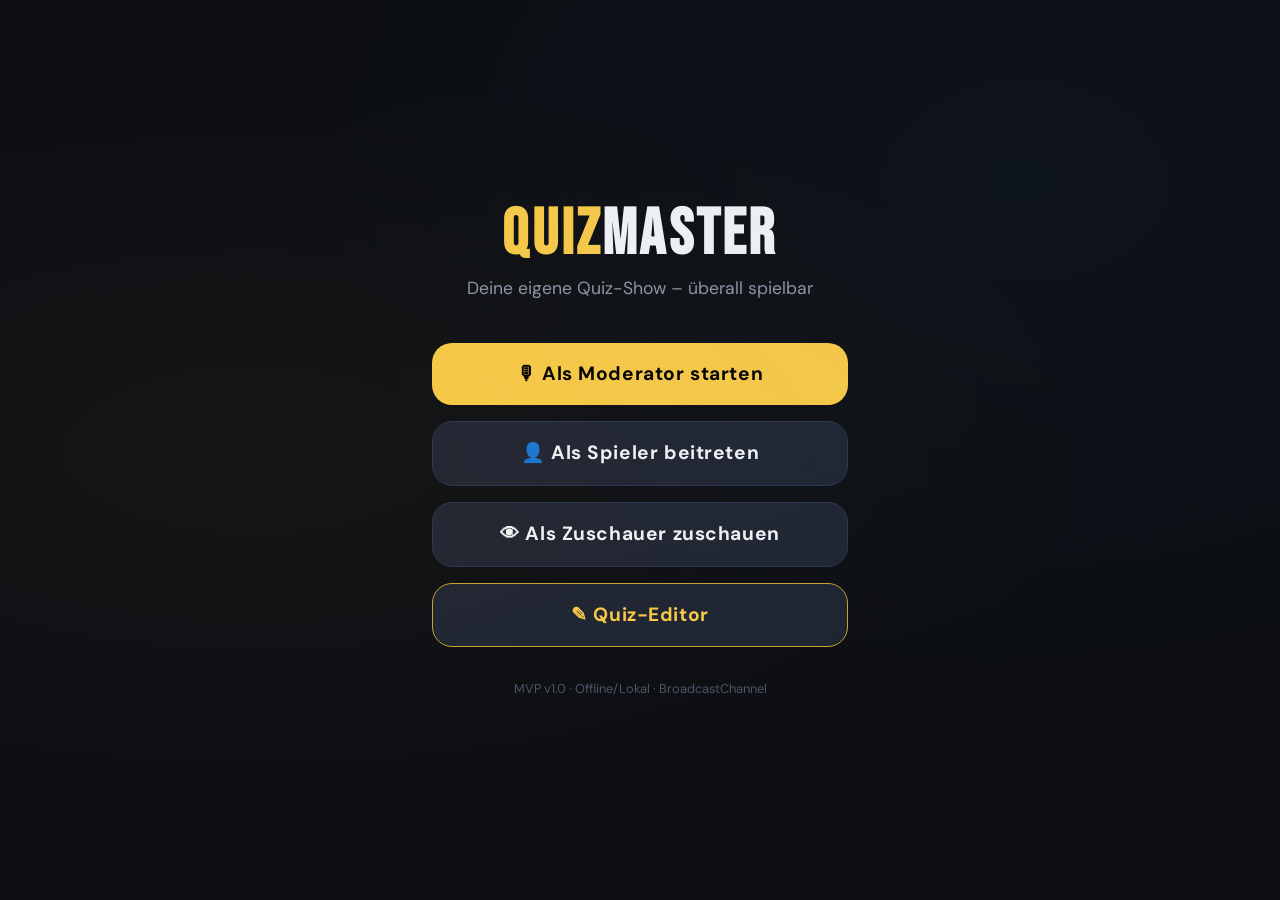
<file: index.html>
<!DOCTYPE html>
<html lang="de">
<head>
  <meta charset="UTF-8">
  <meta name="viewport" content="width=device-width, initial-scale=1.0">
  <title>QuizMaster</title>
  <link rel="stylesheet" href="css/main.css">
  <style>
    body { display:flex; align-items:center; justify-content:center; min-height:100vh; }
  </style>
</head>
<body>
  <div style="text-align:center; max-width:480px; width:100%; padding:2rem;">
    <h1 style="margin-bottom:0.25rem">QUIZ<span style="color:var(--text-primary)">MASTER</span></h1>
    <p style="color:var(--text-secondary);font-size:1.1rem;margin-bottom:2.5rem">Deine eigene Quiz-Show – überall spielbar</p>

    <div style="display:flex;flex-direction:column;gap:1rem;">
      <a href="moderator.html" class="btn btn-primary btn-lg" style="width:100%">&#127897; Als Moderator starten</a>
      <a href="spieler.html"   class="btn btn-secondary btn-lg" style="width:100%">&#128100; Als Spieler beitreten</a>
      <a href="zuschauer.html" class="btn btn-secondary btn-lg" style="width:100%">&#128065; Als Zuschauer zuschauen</a>
      <a href="editor.html"    class="btn btn-secondary btn-lg" style="width:100%;border-color:var(--accent-dim);color:var(--accent)">&#9998; Quiz-Editor</a>
    </div>

    <p style="font-size:0.8rem;color:var(--text-muted);margin-top:2rem">MVP v1.0 · Offline/Lokal · BroadcastChannel</p>
  </div>
</body>
</html>
</file>
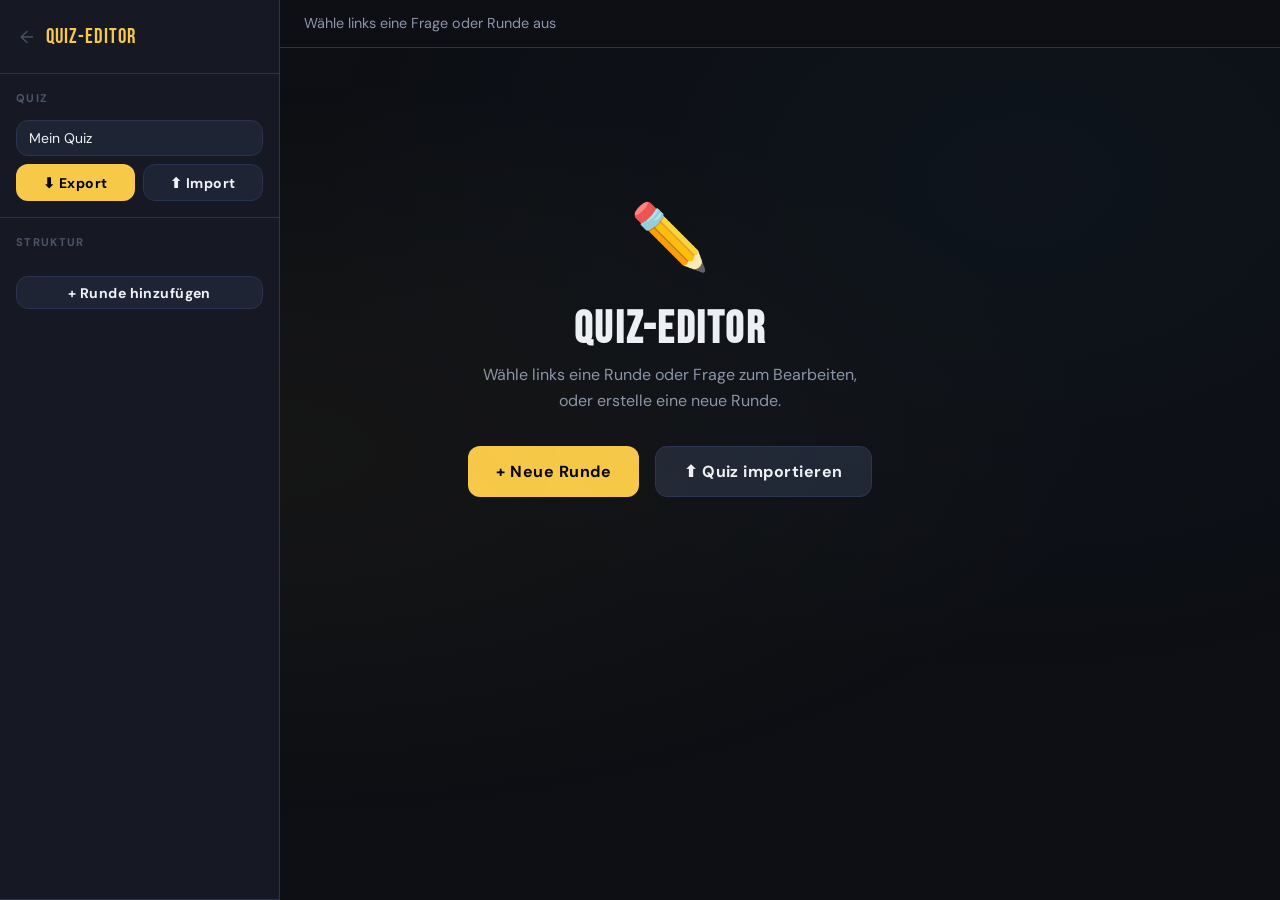
<file: editor.html>
<!DOCTYPE html>
<html lang="de">
<head>
  <meta charset="UTF-8">
  <meta name="viewport" content="width=device-width, initial-scale=1.0">
  <title>QuizMaster – Editor</title>
  <link rel="stylesheet" href="css/main.css">
  <style>

    /* ── Layout ─────────────────────────────────────────── */
    body { min-height: 100vh; }

    .editor-layout {
      display: grid;
      grid-template-columns: 280px 1fr;
      min-height: 100vh;
    }

    /* ── Sidebar ─────────────────────────────────────────── */
    .sidebar {
      background: var(--bg-card);
      border-right: 1px solid var(--border);
      display: flex;
      flex-direction: column;
      position: sticky;
      top: 0;
      height: 100vh;
      overflow-y: auto;
    }

    .sidebar-header {
      padding: 1.25rem;
      border-bottom: 1px solid var(--border);
      display: flex;
      align-items: center;
      gap: 0.75rem;
    }

    .sidebar-title {
      font-family: var(--font-display);
      font-size: 1.3rem;
      color: var(--accent);
      letter-spacing: 0.05em;
    }

    .sidebar-section {
      padding: 1rem;
      border-bottom: 1px solid var(--border);
    }

    .sidebar-section-title {
      font-size: 0.7rem;
      text-transform: uppercase;
      letter-spacing: 0.12em;
      color: var(--text-muted);
      margin-bottom: 0.75rem;
      font-weight: 700;
    }

    /* ── Runden-Baum ─────────────────────────────────────── */
    .round-tree { display: flex; flex-direction: column; gap: 0.25rem; }

    .round-node {
      border-radius: var(--radius-sm);
      overflow: hidden;
      border: 1px solid var(--border);
    }

    .round-header {
      display: flex;
      align-items: center;
      gap: 0.5rem;
      padding: 0.6rem 0.75rem;
      cursor: pointer;
      background: var(--bg-elevated);
      transition: background var(--transition);
      user-select: none;
    }
    .round-header:hover { background: var(--bg-highlight); }
    .round-header.active { background: var(--accent-glow); border-color: var(--accent-dim); }

    .round-arrow {
      color: var(--text-muted);
      font-size: 0.7rem;
      transition: transform 0.2s;
      flex-shrink: 0;
    }
    .round-arrow.open { transform: rotate(90deg); }

    .round-name {
      flex: 1;
      font-size: 0.85rem;
      font-weight: 600;
      color: var(--text-primary);
      white-space: nowrap;
      overflow: hidden;
      text-overflow: ellipsis;
    }

    .round-count {
      font-size: 0.7rem;
      color: var(--text-muted);
      background: var(--bg-base);
      padding: 0.1rem 0.4rem;
      border-radius: 10px;
    }

    .question-nodes { display: flex; flex-direction: column; gap: 0.15rem; padding: 0.25rem 0.4rem 0.4rem; }

    .question-node {
      display: flex;
      align-items: center;
      gap: 0.5rem;
      padding: 0.45rem 0.6rem;
      border-radius: var(--radius-sm);
      cursor: pointer;
      transition: background var(--transition);
      font-size: 0.8rem;
      color: var(--text-secondary);
    }
    .question-node:hover  { background: var(--bg-highlight); color: var(--text-primary); }
    .question-node.active { background: var(--accent-glow); color: var(--accent); font-weight: 600; }

    .question-type-icon { font-size: 0.9rem; flex-shrink: 0; }
    .question-node-text { flex: 1; white-space: nowrap; overflow: hidden; text-overflow: ellipsis; }

    .btn-add-question {
      width: 100%;
      padding: 0.4rem;
      background: none;
      border: 1px dashed var(--border);
      border-radius: var(--radius-sm);
      color: var(--text-muted);
      font-size: 0.8rem;
      cursor: pointer;
      transition: all var(--transition);
      margin-top: 0.25rem;
    }
    .btn-add-question:hover { border-color: var(--accent); color: var(--accent); }

    /* ── Hauptbereich ─────────────────────────────────────── */
    .editor-main {
      display: flex;
      flex-direction: column;
    }

    .editor-toolbar {
      position: sticky;
      top: 0;
      background: var(--bg-base);
      border-bottom: 1px solid var(--border);
      padding: 0.75rem 1.5rem;
      display: flex;
      align-items: center;
      gap: 0.75rem;
      z-index: 10;
    }

    .editor-toolbar-title {
      flex: 1;
      font-size: 0.9rem;
      color: var(--text-secondary);
    }

    .editor-content {
      padding: 1.5rem;
      max-width: 780px;
    }

    /* ── Form-Sections ───────────────────────────────────── */
    .form-section {
      background: var(--bg-card);
      border: 1px solid var(--border);
      border-radius: var(--radius-lg);
      padding: 1.5rem;
      margin-bottom: 1.25rem;
    }

    .form-section-title {
      font-family: var(--font-display);
      font-size: 1.1rem;
      color: var(--accent);
      letter-spacing: 0.05em;
      margin-bottom: 1.25rem;
      padding-bottom: 0.75rem;
      border-bottom: 1px solid var(--border);
    }

    .form-row {
      display: grid;
      grid-template-columns: 1fr 1fr;
      gap: 1rem;
      margin-bottom: 1rem;
    }
    .form-row.single { grid-template-columns: 1fr; }
    .form-row.triple { grid-template-columns: 1fr 1fr 1fr; }

    .field {
      display: flex;
      flex-direction: column;
      gap: 0.4rem;
    }

    .field label {
      font-size: 0.8rem;
      font-weight: 700;
      color: var(--text-secondary);
      text-transform: uppercase;
      letter-spacing: 0.08em;
    }

    .field input, .field select, .field textarea {
      background: var(--bg-elevated);
      border: 1.5px solid var(--border);
      border-radius: var(--radius-md);
      color: var(--text-primary);
      font-family: var(--font-body);
      font-size: 0.95rem;
      padding: 0.65rem 0.9rem;
      outline: none;
      transition: border-color var(--transition);
      width: 100%;
    }
    .field input:focus, .field select:focus, .field textarea:focus {
      border-color: var(--accent);
      box-shadow: 0 0 0 3px var(--accent-glow);
    }
    .field textarea { resize: vertical; min-height: 80px; }
    .field select { cursor: pointer; }

    /* ── MC-Optionen ──────────────────────────────────────── */
    .mc-options-list { display: flex; flex-direction: column; gap: 0.5rem; }

    .mc-option-row {
      display: flex;
      align-items: center;
      gap: 0.5rem;
    }

    .mc-option-letter {
      width: 28px; height: 28px;
      border-radius: 50%;
      background: var(--bg-highlight);
      color: var(--accent);
      font-weight: 700;
      font-size: 0.85rem;
      display: flex; align-items: center; justify-content: center;
      flex-shrink: 0;
    }

    .mc-option-row input[type="text"] {
      flex: 1;
      background: var(--bg-elevated);
      border: 1.5px solid var(--border);
      border-radius: var(--radius-sm);
      color: var(--text-primary);
      font-family: var(--font-body);
      font-size: 0.9rem;
      padding: 0.5rem 0.75rem;
      outline: none;
    }
    .mc-option-row input[type="text"]:focus { border-color: var(--accent); }

    .mc-correct-radio {
      width: 18px; height: 18px;
      accent-color: var(--success);
      cursor: pointer;
      flex-shrink: 0;
    }

    .correct-label {
      font-size: 0.75rem;
      color: var(--text-muted);
      white-space: nowrap;
    }

    /* ── Sort-Items ───────────────────────────────────────── */
    .sort-items-list { display: flex; flex-direction: column; gap: 0.5rem; }

    .sort-item-row {
      display: flex;
      align-items: center;
      gap: 0.5rem;
    }

    .sort-item-num {
      width: 28px; height: 28px;
      border-radius: 50%;
      background: var(--bg-highlight);
      color: var(--text-secondary);
      font-size: 0.85rem; font-weight: 700;
      display: flex; align-items: center; justify-content: center;
      flex-shrink: 0;
    }

    /* ── Typ-Selector ─────────────────────────────────────── */
    .type-selector {
      display: grid;
      grid-template-columns: repeat(3, 1fr);
      gap: 0.5rem;
      margin-bottom: 1rem;
    }

    .type-btn {
      padding: 0.75rem 0.5rem;
      background: var(--bg-elevated);
      border: 2px solid var(--border);
      border-radius: var(--radius-md);
      color: var(--text-secondary);
      font-family: var(--font-body);
      font-size: 0.8rem;
      font-weight: 600;
      cursor: pointer;
      text-align: center;
      transition: all var(--transition);
    }
    .type-btn:hover  { border-color: var(--accent); color: var(--text-primary); }
    .type-btn.active { border-color: var(--accent); background: var(--accent-glow); color: var(--accent); }
    .type-btn .type-icon { font-size: 1.4rem; display: block; margin-bottom: 0.25rem; }

    /* ── Delete-Buttons ───────────────────────────────────── */
    .btn-delete {
      background: none;
      border: 1px solid var(--border);
      border-radius: var(--radius-sm);
      color: var(--text-muted);
      font-size: 0.9rem;
      padding: 0.3rem 0.5rem;
      cursor: pointer;
      transition: all var(--transition);
      flex-shrink: 0;
    }
    .btn-delete:hover { border-color: var(--danger); color: var(--danger); }

    /* ── Welcome Screen ───────────────────────────────────── */
    .welcome-screen {
      display: flex;
      flex-direction: column;
      align-items: center;
      justify-content: center;
      min-height: 60vh;
      text-align: center;
      padding: 2rem;
      color: var(--text-muted);
    }
    .welcome-screen .big-icon { font-size: 4rem; margin-bottom: 1rem; }

    /* ── Responsive ───────────────────────────────────────── */
    @media (max-width: 700px) {
      .editor-layout { grid-template-columns: 1fr; }
      .sidebar { position: static; height: auto; }
      .form-row { grid-template-columns: 1fr; }
      .form-row.triple { grid-template-columns: 1fr 1fr; }
      .type-selector { grid-template-columns: repeat(2, 1fr); }
    }
  </style>
</head>
<body>

<div class="editor-layout">

  <!-- ════════════════════════════════════════
       SIDEBAR
  ════════════════════════════════════════ -->
  <aside class="sidebar">

    <div class="sidebar-header">
      <a href="index.html" style="color:var(--text-muted);text-decoration:none;font-size:1.1rem" title="Zurück">←</a>
      <span class="sidebar-title">QUIZ-EDITOR</span>
    </div>

    <!-- Quiz-Infos -->
    <div class="sidebar-section">
      <div class="sidebar-section-title">Quiz</div>
      <input id="quiz-title-sidebar" class="input" type="text" placeholder="Quiz-Titel"
             style="font-size:0.875rem;padding:0.5rem 0.75rem;margin-bottom:0.5rem"
             oninput="onQuizTitleChange(this.value)">
      <div style="display:flex;gap:0.5rem">
        <button class="btn btn-primary btn-sm" style="flex:1" onclick="exportQuiz()">⬇ Export</button>
        <label class="btn btn-secondary btn-sm" style="flex:1;cursor:pointer;text-align:center">
          ⬆ Import
          <input type="file" accept=".json" style="display:none" onchange="importQuiz(event)">
        </label>
      </div>
    </div>

    <!-- Runden-Baum -->
    <div class="sidebar-section" style="flex:1;overflow-y:auto">
      <div class="sidebar-section-title">Struktur</div>
      <div id="round-tree" class="round-tree"></div>
      <button class="btn btn-secondary btn-sm" style="width:100%;margin-top:0.75rem" onclick="addRound()">
        + Runde hinzufügen
      </button>
    </div>

  </aside>

  <!-- ════════════════════════════════════════
       HAUPTBEREICH
  ════════════════════════════════════════ -->
  <main class="editor-main">

    <!-- Toolbar -->
    <div class="editor-toolbar">
      <span class="editor-toolbar-title" id="toolbar-title">Wähle links eine Frage oder Runde aus</span>
      <button id="toolbar-delete-btn" class="btn btn-danger btn-sm" style="display:none" onclick="deleteSelected()">
        🗑 Löschen
      </button>
    </div>

    <!-- Inhalt -->
    <div class="editor-content" id="editor-content">
      <div class="welcome-screen">
        <div class="big-icon">✏️</div>
        <h2 style="color:var(--text-primary);margin-bottom:0.5rem">Quiz-Editor</h2>
        <p>Wähle links eine Runde oder Frage zum Bearbeiten,<br>oder erstelle eine neue Runde.</p>
        <div style="margin-top:2rem;display:flex;gap:1rem;flex-wrap:wrap;justify-content:center">
          <button class="btn btn-primary" onclick="addRound()">+ Neue Runde</button>
          <label class="btn btn-secondary" style="cursor:pointer">
            ⬆ Quiz importieren
            <input type="file" accept=".json" style="display:none" onchange="importQuiz(event)">
          </label>
        </div>
      </div>
    </div>

  </main>
</div>

<script>
// ═══════════════════════════════════════════════════════════
//  QUIZ-DATENMODELL
// ═══════════════════════════════════════════════════════════

let quiz = {
  id: 'quiz_' + Date.now(),
  title: 'Mein Quiz',
  description: '',
  version: '1.0',
  settings: { defaultTimer: 30, defaultPoints: 100 },
  rounds: []
};

// Aktuell ausgewähltes Element
let selectedType = null; // 'round' | 'question'
let selectedRoundIndex = null;
let selectedQuestionIndex = null;
let openRounds = new Set(); // welche Runden aufgeklappt sind

// ─── ID-Generator ────────────────────────────────────────
let _idCounter = Date.now();
function genId(prefix) { return prefix + '_' + (++_idCounter); }

// ─── Fragetyp-Icons ──────────────────────────────────────
const TYPE_ICONS = {
  'multiple-choice': '🔘',
  'estimate':        '📊',
  'image-quiz':      '🖼',
  'sort':            '📋',
  'fight-list':      '✍️',
  'higher-lower':    '📈'
};

const TYPE_LABELS = {
  'multiple-choice': 'Multiple Choice',
  'estimate':        'Schätzfrage',
  'image-quiz':      'Bilderquiz',
  'sort':            'Sortierung',
  'fight-list':      'Fight List',
  'higher-lower':    'Higher Lower'
};

const ANSWER_MODE_LABELS = {
  'multiple-choice': 'Multiple Choice',
  'estimate':        'Regler',
  'buzzer':          'Buzzer',
  'sort':            'Sortierung',
  'fight-list':      'Fight List',
  'higher-lower':    'Higher Lower'
};

// ═══════════════════════════════════════════════════════════
//  SIDEBAR / BAUM
// ═══════════════════════════════════════════════════════════

function renderTree() {
  const tree = document.getElementById('round-tree');
  tree.innerHTML = '';
  document.getElementById('quiz-title-sidebar').value = quiz.title;

  quiz.rounds.forEach((round, ri) => {
    const isOpen = openRounds.has(ri);
    const node = document.createElement('div');
    node.className = 'round-node';

    // Runden-Header
    const header = document.createElement('div');
    header.className = 'round-header' + (selectedType==='round' && selectedRoundIndex===ri ? ' active' : '');
    header.innerHTML = `
      <span class="round-arrow ${isOpen ? 'open' : ''}">▶</span>
      <span class="round-name">${round.title || 'Runde ' + (ri+1)}</span>
      <span class="round-count">${round.questions.length}</span>
    `;
    header.addEventListener('click', () => {
      if (isOpen) openRounds.delete(ri); else openRounds.add(ri);
      selectRound(ri);
    });
    node.appendChild(header);

    // Fragen-Liste (wenn offen)
    if (isOpen) {
      const qList = document.createElement('div');
      qList.className = 'question-nodes';

      round.questions.forEach((q, qi) => {
        const qNode = document.createElement('div');
        qNode.className = 'question-node' + (selectedType==='question' && selectedRoundIndex===ri && selectedQuestionIndex===qi ? ' active' : '');
        qNode.innerHTML = `
          <span class="question-type-icon">${TYPE_ICONS[q.type] || '❓'}</span>
          <span class="question-node-text">${q.text || '(Kein Text)'}</span>
        `;
        qNode.addEventListener('click', () => selectQuestion(ri, qi));
        qList.appendChild(qNode);
      });

      // Frage hinzufügen
      const addBtn = document.createElement('button');
      addBtn.className = 'btn-add-question';
      addBtn.textContent = '+ Frage hinzufügen';
      addBtn.addEventListener('click', () => addQuestion(ri));
      qList.appendChild(addBtn);

      node.appendChild(qList);
    }

    tree.appendChild(node);
  });
}

// ═══════════════════════════════════════════════════════════
//  SELEKTION
// ═══════════════════════════════════════════════════════════

function selectRound(ri) {
  selectedType = 'round';
  selectedRoundIndex = ri;
  selectedQuestionIndex = null;
  renderTree();
  renderRoundEditor(ri);
}

function selectQuestion(ri, qi) {
  selectedType = 'question';
  selectedRoundIndex = ri;
  selectedQuestionIndex = qi;
  openRounds.add(ri);
  renderTree();
  renderQuestionEditor(ri, qi);
}

// ═══════════════════════════════════════════════════════════
//  RUNDEN-EDITOR
// ═══════════════════════════════════════════════════════════

function renderRoundEditor(ri) {
  const round = quiz.rounds[ri];
  setToolbar('Runde: ' + (round.title || 'Runde ' + (ri+1)), true);

  document.getElementById('editor-content').innerHTML = `
    <div class="form-section">
      <div class="form-section-title">RUNDEN-EINSTELLUNGEN</div>
      <div class="form-row">
        <div class="field">
          <label>Runden-Titel</label>
          <input type="text" value="${esc(round.title)}" oninput="updateRound(${ri},'title',this.value)" placeholder="z.B. Runde 1: Geografie">
        </div>
        <div class="field">
          <label>Punkte-Multiplikator</label>
          <input type="number" min="1" max="10" value="${round.pointsMultiplier||1}" oninput="updateRound(${ri},'pointsMultiplier',parseFloat(this.value)||1)">
        </div>
      </div>
      <div class="form-row single">
        <div class="field">
          <label>Beschreibung (optional)</label>
          <textarea oninput="updateRound(${ri},'description',this.value)" placeholder="Kurze Beschreibung der Runde">${esc(round.description||'')}</textarea>
        </div>
      </div>
    </div>

    <div class="form-section">
      <div class="form-section-title">FRAGEN (${round.questions.length})</div>
      ${round.questions.length === 0
        ? '<p style="color:var(--text-muted);text-align:center;padding:1rem">Noch keine Fragen. Klicke unten um eine hinzuzufügen.</p>'
        : round.questions.map((q,qi) => `
          <div style="display:flex;align-items:center;gap:0.75rem;padding:0.75rem;background:var(--bg-elevated);border-radius:var(--radius-md);margin-bottom:0.5rem;cursor:pointer;border:1px solid var(--border)"
               onclick="selectQuestion(${ri},${qi})">
            <span style="font-size:1.2rem">${TYPE_ICONS[q.type]||'❓'}</span>
            <span style="flex:1;font-size:0.9rem">${q.text||'(Kein Text)'}</span>
            <span style="font-size:0.75rem;color:var(--text-muted)">${q.points||100} Pkt · ${q.timer||30}s</span>
          </div>
        `).join('')
      }
      <button class="btn btn-secondary" style="width:100%;margin-top:0.5rem" onclick="addQuestion(${ri})">
        + Frage hinzufügen
      </button>
    </div>
  `;
}

// ═══════════════════════════════════════════════════════════
//  FRAGEN-EDITOR
// ═══════════════════════════════════════════════════════════

function renderQuestionEditor(ri, qi) {
  const q = quiz.rounds[ri].questions[qi];
  setToolbar(TYPE_ICONS[q.type] + ' ' + (q.text?.slice(0,40) || 'Neue Frage'), true);

  const content = document.getElementById('editor-content');
  content.innerHTML = '';

  // ── Typ-Auswahl ──────────────────────────────────────────
  const typeSection = mkSection('FRAGETYP');
  typeSection.innerHTML += `
    <div class="type-selector">
      ${['multiple-choice','estimate','image-quiz','sort','fight-list','higher-lower'].map(t => `
        <button class="type-btn ${q.type===t?'active':''}" onclick="changeQuestionType(${ri},${qi},'${t}')">
          <span class="type-icon">${TYPE_ICONS[t]}</span>
          ${TYPE_LABELS[t]}
        </button>
      `).join('')}
    </div>
  `;
  content.appendChild(typeSection);

  // ── Allgemeine Felder ────────────────────────────────────
  const generalSection = mkSection('ALLGEMEIN');
  generalSection.innerHTML += `
    <div class="form-row single">
      <div class="field">
        <label>Frage</label>
        <textarea oninput="updateQuestion(${ri},${qi},'text',this.value)" placeholder="Wie lautet deine Frage?">${esc(q.text||'')}</textarea>
      </div>
    </div>
    <div class="form-row triple">
      <div class="field">
        <label>Kategorie</label>
        <input type="text" value="${esc(q.category||'')}" oninput="updateQuestion(${ri},${qi},'category',this.value)" placeholder="z.B. Geografie">
      </div>
      <div class="field">
        <label>Punkte</label>
        <input type="number" min="0" value="${q.points||100}" oninput="updateQuestion(${ri},${qi},'points',parseInt(this.value)||100)">
      </div>
      <div class="field">
        <label>Timer (Sek, 0 = kein)</label>
        <input type="number" min="0" max="300" value="${q.timer||30}" oninput="updateQuestion(${ri},${qi},'timer',parseInt(this.value)||0)">
      </div>
    </div>
    <div class="form-row single">
      <div class="field">
        <label>Erklärung nach Auflösung (optional)</label>
        <input type="text" value="${esc(q.explanation||'')}" oninput="updateQuestion(${ri},${qi},'explanation',this.value)" placeholder="Kurze Erklärung zur richtigen Antwort">
      </div>
    </div>
  `;
  content.appendChild(generalSection);

  // ── Antwortmodus ─────────────────────────────────────────
  const modeSection = mkSection('ANTWORTMODUS');
  const availableModes = getAvailableModes(q.type);
  modeSection.innerHTML += `
    <div class="form-row single">
      <div class="field">
        <label>Wie wird geantwortet?</label>
        <select onchange="updateQuestion(${ri},${qi},'answerMode',this.value)">
          ${availableModes.map(m => `
            <option value="${m}" ${q.answerMode===m?'selected':''}>${ANSWER_MODE_LABELS[m]||m}</option>
          `).join('')}
        </select>
      </div>
    </div>
  `;
  content.appendChild(modeSection);

  // ── Typ-spezifische Felder ───────────────────────────────
  if (q.type === 'image-quiz') {
    const imgSection = mkSection('BILD');
    imgSection.innerHTML += `
      <div class="form-row single">
        <div class="field">
          <label>Bild-URL oder Pfad</label>
          <input type="text" value="${esc(q.image?.src||'')}"
                 oninput="updateImageField(${ri},${qi},'src',this.value)"
                 placeholder="z.B. assets/images/mein-bild.jpg">
        </div>
      </div>
      <div class="form-row">
        <div class="field">
          <label>Alt-Text</label>
          <input type="text" value="${esc(q.image?.alt||'')}"
                 oninput="updateImageField(${ri},${qi},'alt',this.value)"
                 placeholder="Beschreibung des Bildes">
        </div>
        <div class="field">
          <label>Zoom erlauben</label>
          <select onchange="updateImageField(${ri},${qi},'zoomEnabled',this.value==='true')">
            <option value="true"  ${q.image?.zoomEnabled!==false?'selected':''}>Ja</option>
            <option value="false" ${q.image?.zoomEnabled===false?'selected':''}>Nein</option>
          </select>
        </div>
      </div>
      ${q.image?.src ? `<img src="${esc(q.image.src)}" alt="Vorschau" style="max-width:200px;max-height:120px;border-radius:8px;margin-top:0.5rem;border:1px solid var(--border)" onerror="this.style.display='none'">` : ''}
    `;
    content.appendChild(imgSection);
  }

  if (q.answerMode === 'multiple-choice' || (q.type === 'multiple-choice' && !q.answerMode)) {
    content.appendChild(renderMCSection(ri, qi, q));
  }

  if (q.answerMode === 'estimate' || q.type === 'estimate') {
    content.appendChild(renderEstimateSection(ri, qi, q));
  }

  if (q.type === 'sort') {
    content.appendChild(renderSortSection(ri, qi, q));
  }

  if (q.type === 'fight-list') {
    content.appendChild(renderFightListSection(ri, qi, q));
  }

  if (q.type === 'higher-lower') {
    content.appendChild(renderHigherLowerSection(ri, qi, q));
  }
}

// ── MC-Optionen ───────────────────────────────────────────
function renderMCSection(ri, qi, q) {
  const section = mkSection('ANTWORTOPTIONEN');
  const opts = q.options || [
    {id:'a',text:''},{id:'b',text:''},{id:'c',text:''},{id:'d',text:''}
  ];
  if (!q.options) updateQuestion(ri, qi, 'options', opts);

  const letters = ['A','B','C','D','E','F'];
  section.innerHTML += `
    <p style="font-size:0.8rem;color:var(--text-muted);margin-bottom:0.75rem">
      Klicke den Kreis rechts um die richtige Antwort zu markieren.
    </p>
    <div class="mc-options-list" id="mc-opts-${ri}-${qi}">
      ${opts.map((opt, i) => `
        <div class="mc-option-row">
          <div class="mc-option-letter">${letters[i]||opt.id.toUpperCase()}</div>
          <input type="text" value="${esc(opt.text)}" placeholder="Option ${letters[i]||opt.id.toUpperCase()}"
                 oninput="updateMCOption(${ri},${qi},${i},'text',this.value)">
          <input type="radio" class="mc-correct-radio" name="correct-${ri}-${qi}"
                 ${q.correctAnswer===opt.id?'checked':''}
                 onchange="updateQuestion(${ri},${qi},'correctAnswer','${opt.id}')">
          <span class="correct-label">Richtig</span>
          ${opts.length > 2 ? `<button class="btn-delete" onclick="removeMCOption(${ri},${qi},${i})">✕</button>` : ''}
        </div>
      `).join('')}
    </div>
    ${opts.length < 6 ? `<button class="btn btn-secondary btn-sm" style="margin-top:0.75rem" onclick="addMCOption(${ri},${qi})">+ Option hinzufügen</button>` : ''}
  `;
  return section;
}

// ── Schätzfrage ───────────────────────────────────────────
function renderEstimateSection(ri, qi, q) {
  const section = mkSection('REGLER-EINSTELLUNGEN');
  const s = q.slider || { min:0, max:100, step:1, unit:'', correctValue:50, toleranceExact:0, toleranceClose:5, pointsExact:200, pointsClose:100 };
  if (!q.slider) updateQuestion(ri, qi, 'slider', s);

  section.innerHTML += `
    <div class="form-row triple">
      <div class="field">
        <label>Minimum</label>
        <input type="number" value="${s.min}" oninput="updateSlider(${ri},${qi},'min',parseFloat(this.value))">
      </div>
      <div class="field">
        <label>Maximum</label>
        <input type="number" value="${s.max}" oninput="updateSlider(${ri},${qi},'max',parseFloat(this.value))">
      </div>
      <div class="field">
        <label>Schrittweite</label>
        <input type="number" value="${s.step||1}" oninput="updateSlider(${ri},${qi},'step',parseFloat(this.value)||1)">
      </div>
    </div>
    <div class="form-row">
      <div class="field">
        <label>Einheit (z.B. "km", "Jahr")</label>
        <input type="text" value="${esc(s.unit||'')}" oninput="updateSlider(${ri},${qi},'unit',this.value)" placeholder="z.B. Jahr">
      </div>
      <div class="field">
        <label>Richtige Antwort</label>
        <input type="number" value="${s.correctValue}" oninput="updateSlider(${ri},${qi},'correctValue',parseFloat(this.value))">
      </div>
    </div>
    <div class="form-row">
      <div class="field">
        <label>Toleranz exakt (±)</label>
        <input type="number" min="0" value="${s.toleranceExact||0}" oninput="updateSlider(${ri},${qi},'toleranceExact',parseFloat(this.value)||0)">
      </div>
      <div class="field">
        <label>Toleranz nah dran (±)</label>
        <input type="number" min="0" value="${s.toleranceClose||5}" oninput="updateSlider(${ri},${qi},'toleranceClose',parseFloat(this.value)||5)">
      </div>
    </div>
    <div class="form-row">
      <div class="field">
        <label>Punkte (exakt)</label>
        <input type="number" min="0" value="${s.pointsExact||200}" oninput="updateSlider(${ri},${qi},'pointsExact',parseInt(this.value)||0)">
      </div>
      <div class="field">
        <label>Punkte (nah dran)</label>
        <input type="number" min="0" value="${s.pointsClose||100}" oninput="updateSlider(${ri},${qi},'pointsClose',parseInt(this.value)||0)">
      </div>
    </div>
  `;
  return section;
}

// ── Sortierung ────────────────────────────────────────────
function renderSortSection(ri, qi, q) {
  const section = mkSection('ELEMENTE (richtige Reihenfolge von oben nach unten)');
  const items = q.items || [{id:genId('item'),text:''},{id:genId('item'),text:''},{id:genId('item'),text:''},{id:genId('item'),text:''}];
  if (!q.items) {
    updateQuestion(ri, qi, 'items', items);
    updateQuestion(ri, qi, 'correctOrder', items.map(i=>i.id));
  }

  section.innerHTML += `
    <p style="font-size:0.8rem;color:var(--text-muted);margin-bottom:0.75rem">
      Trage die Elemente in der richtigen Reihenfolge ein (1 = erstes).
    </p>
    <div class="sort-items-list">
      ${items.map((item, i) => `
        <div class="sort-item-row">
          <div class="sort-item-num">${i+1}</div>
          <input type="text" value="${esc(item.text)}" placeholder="Element ${i+1}"
                 oninput="updateSortItem(${ri},${qi},${i},this.value)"
                 style="flex:1;background:var(--bg-elevated);border:1.5px solid var(--border);border-radius:var(--radius-sm);color:var(--text-primary);font-family:var(--font-body);font-size:0.9rem;padding:0.5rem 0.75rem;outline:none">
          ${items.length > 2 ? `<button class="btn-delete" onclick="removeSortItem(${ri},${qi},${i})">✕</button>` : ''}
        </div>
      `).join('')}
    </div>
    ${items.length < 8 ? `<button class="btn btn-secondary btn-sm" style="margin-top:0.75rem" onclick="addSortItem(${ri},${qi})">+ Element hinzufügen</button>` : ''}
    <div class="form-row" style="margin-top:1rem">
      <div class="field">
        <label>Punkte pro richtige Position</label>
        <input type="number" min="0" value="${q.scoring?.pointsPerCorrectPosition||50}"
               oninput="updateSortScoring(${ri},${qi},'pointsPerCorrectPosition',parseInt(this.value)||0)">
      </div>
      <div class="field">
        <label>Bonus bei allem richtig</label>
        <input type="number" min="0" value="${q.scoring?.bonusAllCorrect||100}"
               oninput="updateSortScoring(${ri},${qi},'bonusAllCorrect',parseInt(this.value)||0)">
      </div>
    </div>
  `;
  return section;
}

// ═══════════════════════════════════════════════════════════
//  UPDATE-FUNKTIONEN
// ═══════════════════════════════════════════════════════════

function onQuizTitleChange(val) {
  quiz.title = val;
}

function updateRound(ri, key, val) {
  quiz.rounds[ri][key] = val;
  renderTree();
}

function updateQuestion(ri, qi, key, val) {
  quiz.rounds[ri].questions[qi][key] = val;
  if (key === 'text') renderTree();
}

function updateImageField(ri, qi, key, val) {
  if (!quiz.rounds[ri].questions[qi].image) quiz.rounds[ri].questions[qi].image = {};
  quiz.rounds[ri].questions[qi].image[key] = val;
  // Bild-Vorschau aktualisieren ohne komplettes Re-render
  if (key === 'src') {
    const prevImg = document.querySelector('.editor-content img[alt="Vorschau"]');
    if (val && prevImg) { prevImg.src = val; prevImg.style.display=''; }
    else if (val) {
      const img = document.createElement('img');
      img.src = val; img.alt = 'Vorschau';
      img.style.cssText = 'max-width:200px;max-height:120px;border-radius:8px;margin-top:0.5rem;border:1px solid var(--border)';
      img.onerror = () => img.style.display='none';
    }
  }
}

function updateMCOption(ri, qi, optIndex, key, val) {
  quiz.rounds[ri].questions[qi].options[optIndex][key] = val;
}

function updateSlider(ri, qi, key, val) {
  if (!quiz.rounds[ri].questions[qi].slider) quiz.rounds[ri].questions[qi].slider = {};
  quiz.rounds[ri].questions[qi].slider[key] = val;
}

function updateSortItem(ri, qi, itemIndex, val) {
  quiz.rounds[ri].questions[qi].items[itemIndex].text = val;
  // correctOrder bleibt gleich (IDs ändern sich nicht)
}

function updateSortScoring(ri, qi, key, val) {
  if (!quiz.rounds[ri].questions[qi].scoring) quiz.rounds[ri].questions[qi].scoring = {};
  quiz.rounds[ri].questions[qi].scoring[key] = val;
}

function changeQuestionType(ri, qi, newType) {
  const q = quiz.rounds[ri].questions[qi];
  q.type = newType;
  const modes = getAvailableModes(newType);
  if (!modes.includes(q.answerMode)) q.answerMode = modes[0];

  // Typ-spezifische Defaults setzen
  if (newType === 'fight-list' && !q.pointsPerAnswer) {
    q.pointsPerAnswer = 10;
  }
  if (newType === 'higher-lower' && !q.cards) {
    q.cards = [
      { label: 'Startkarte', value: 100, image: '' },
      { label: 'Karte 2', value: 0, image: '' }
    ];
    q.unit = '';
    q.lives = 2;
  }

  renderQuestionEditor(ri, qi);
  renderTree();
}

function getAvailableModes(type) {
  switch(type) {
    case 'multiple-choice': return ['multiple-choice'];
    case 'estimate':        return ['estimate'];
    case 'sort':            return ['sort'];
    case 'image-quiz':      return ['multiple-choice','buzzer','estimate'];
    case 'fight-list':      return ['fight-list'];
    case 'higher-lower':    return ['higher-lower'];
    default:                return ['multiple-choice'];
  }
}

// ─── MC-Optionen hinzufügen/entfernen ────────────────────
function addMCOption(ri, qi) {
  const opts = quiz.rounds[ri].questions[qi].options || [];
  const letters = ['a','b','c','d','e','f'];
  opts.push({ id: letters[opts.length] || genId('opt'), text: '' });
  quiz.rounds[ri].questions[qi].options = opts;
  renderQuestionEditor(ri, qi);
}

function removeMCOption(ri, qi, optIndex) {
  quiz.rounds[ri].questions[qi].options.splice(optIndex, 1);
  renderQuestionEditor(ri, qi);
}

// ─── Sort-Items hinzufügen/entfernen ─────────────────────
function addSortItem(ri, qi) {
  const newItem = { id: genId('item'), text: '' };
  quiz.rounds[ri].questions[qi].items.push(newItem);
  quiz.rounds[ri].questions[qi].correctOrder.push(newItem.id);
  renderQuestionEditor(ri, qi);
}

function removeSortItem(ri, qi, itemIndex) {
  const items = quiz.rounds[ri].questions[qi].items;
  const removedId = items[itemIndex].id;
  items.splice(itemIndex, 1);
  quiz.rounds[ri].questions[qi].correctOrder =
    quiz.rounds[ri].questions[qi].correctOrder.filter(id => id !== removedId);
  renderQuestionEditor(ri, qi);
}

// ═══════════════════════════════════════════════════════════
//  RUNDEN & FRAGEN HINZUFÜGEN / LÖSCHEN
// ═══════════════════════════════════════════════════════════

function addRound() {
  const ri = quiz.rounds.length;
  quiz.rounds.push({
    id: genId('round'),
    title: 'Runde ' + (ri + 1),
    description: '',
    pointsMultiplier: 1,
    questions: []
  });
  openRounds.add(ri);
  renderTree();
  selectRound(ri);
}

function addQuestion(ri) {
  const qi = quiz.rounds[ri].questions.length;
  quiz.rounds[ri].questions.push({
    id: genId('q'),
    type: 'multiple-choice',
    answerMode: 'multiple-choice',
    category: '',
    text: '',
    options: [
      {id:'a',text:''},{id:'b',text:''},{id:'c',text:''},{id:'d',text:''}
    ],
    correctAnswer: 'a',
    points: quiz.settings.defaultPoints || 100,
    timer: quiz.settings.defaultTimer || 30,
    explanation: ''
  });
  renderTree();
  selectQuestion(ri, qi);
}

function deleteSelected() {
  if (selectedType === 'round' && selectedRoundIndex !== null) {
    if (!confirm('Runde "' + quiz.rounds[selectedRoundIndex].title + '" wirklich löschen?')) return;
    quiz.rounds.splice(selectedRoundIndex, 1);
    openRounds.delete(selectedRoundIndex);
    selectedType = null; selectedRoundIndex = null; selectedQuestionIndex = null;
    renderTree();
    showWelcome();
  } else if (selectedType === 'question' && selectedRoundIndex !== null && selectedQuestionIndex !== null) {
    quiz.rounds[selectedRoundIndex].questions.splice(selectedQuestionIndex, 1);
    selectedType = 'round';
    selectedQuestionIndex = null;
    renderTree();
    renderRoundEditor(selectedRoundIndex);
  }
}

// ═══════════════════════════════════════════════════════════
//  EXPORT / IMPORT
// ═══════════════════════════════════════════════════════════

function exportQuiz() {
  // Titel aus Sidebar übernehmen
  quiz.title = document.getElementById('quiz-title-sidebar').value || quiz.title;

  const output = { quiz };
  const blob = new Blob([JSON.stringify(output, null, 2)], { type: 'application/json' });
  const url = URL.createObjectURL(blob);
  const a = document.createElement('a');
  a.href = url;
  a.download = (quiz.title || 'quiz').replace(/[^a-zA-Z0-9_-]/g,'_') + '.json';
  a.click();
  URL.revokeObjectURL(url);
  showToast('Quiz exportiert!', 'success');
}

function importQuiz(event) {
  const file = event.target.files[0];
  if (!file) return;
  const reader = new FileReader();
  reader.onload = (e) => {
    try {
      const data = JSON.parse(e.target.result);
      if (data.quiz) {
        quiz = data.quiz;
      } else if (data.rounds) {
        quiz = data;
      } else {
        throw new Error('Ungültiges Format');
      }
      openRounds.clear();
      selectedType = null; selectedRoundIndex = null; selectedQuestionIndex = null;
      renderTree();
      showWelcome();
      showToast('Quiz importiert: ' + quiz.title, 'success');
    } catch(err) {
      showToast('Fehler beim Importieren: ' + err.message, 'error');
    }
  };
  reader.readAsText(file);
  event.target.value = ''; // Reset
}

// ═══════════════════════════════════════════════════════════
//  HILFSFUNKTIONEN
// ═══════════════════════════════════════════════════════════

function mkSection(title) {
  const section = document.createElement('div');
  section.className = 'form-section';
  section.innerHTML = `<div class="form-section-title">${title}</div>`;
  return section;
}

function setToolbar(title, showDelete) {
  document.getElementById('toolbar-title').textContent = title;
  document.getElementById('toolbar-delete-btn').style.display = showDelete ? 'inline-flex' : 'none';
}

function showWelcome() {
  setToolbar('Wähle links eine Frage oder Runde aus', false);
  document.getElementById('editor-content').innerHTML = `
    <div class="welcome-screen">
      <div class="big-icon">✏️</div>
      <h2 style="color:var(--text-primary);margin-bottom:0.5rem">Quiz-Editor</h2>
      <p>Wähle links eine Runde oder Frage zum Bearbeiten.</p>
    </div>
  `;
}

function esc(str) {
  if (!str) return '';
  return String(str).replace(/&/g,'&amp;').replace(/"/g,'&quot;').replace(/</g,'&lt;').replace(/>/g,'&gt;');
}

function showToast(msg, type='') {
  let t = document.getElementById('toast');
  if (!t) { t = document.createElement('div'); t.id='toast'; t.className='toast'; document.body.appendChild(t); }
  t.textContent = msg; t.className = 'toast ' + type;
  requestAnimationFrame(() => requestAnimationFrame(() => t.classList.add('show')));
  setTimeout(() => t.classList.remove('show'), 3000);
}


// ── Fight List Editor ────────────────────────────────────
function renderFightListSection(ri, qi, q) {
  const section = mkSection('FIGHT LIST EINSTELLUNGEN');
  section.innerHTML += `
    <div class="form-row">
      <div class="field">
        <label>Punkte pro richtiger Antwort</label>
        <input type="number" min="1" value="${q.pointsPerAnswer||10}"
               oninput="updateQuestion(${ri},${qi},'pointsPerAnswer',parseInt(this.value)||10)">
      </div>
      <div class="field">
        <label>Hinweis fuer Spieler (optional)</label>
        <input type="text" value="${esc(q.hint||'')}"
               oninput="updateQuestion(${ri},${qi},'hint',this.value)"
               placeholder="z.B. Nenne europaeische Hauptstaedte">
      </div>
    </div>
    <div class="form-row single">
      <div class="field">
        <label>Moegliche Antworten (eine pro Zeile, optional)</label>
        <textarea
          oninput="updateFLAnswers(${ri},${qi},this.value)"
          placeholder="Paris&#10;Berlin&#10;Rom&#10;Madrid&#10;..."
          style="min-height:140px">${esc((q.validAnswers||[]).join('\n'))}</textarea>
        <small style="color:var(--text-muted);font-size:0.75rem">
          Optional – der Moderator kann auch manuell werten. Eine Antwort pro Zeile.
        </small>
      </div>
    </div>
  `;
  return section;
}

function updateFLAnswers(ri, qi, val) {
  const list = val.split('\n').map(l => l.trim()).filter(l => l.length > 0);
  quiz.rounds[ri].questions[qi].validAnswers = list;
}

// ── Higher Lower Editor ───────────────────────────────────
function renderHigherLowerSection(ri, qi, q) {
  const section = mkSection('HIGHER LOWER KARTEN');
  const cards = q.cards || [];

  // Einheit + Leben
  const settingsDiv = document.createElement('div');
  settingsDiv.className = 'form-row';
  settingsDiv.innerHTML =
    '<div class="field"><label>Einheit des Vergleichswerts (z.B. "Mio. EUR", "km/h", "m")</label>' +
    '<input type="text" class="input" value="' + esc(q.unit||'') + '" placeholder="z.B. Meter" ' +
    'oninput="quiz.rounds[' + ri + '].questions[' + qi + '].unit=this.value"></div>' +
    '<div class="field"><label>Leben pro Spieler</label>' +
    '<input type="number" class="input" min="1" max="5" value="' + (q.lives||2) + '" ' +
    'oninput="quiz.rounds[' + ri + '].questions[' + qi + '].lives=parseInt(this.value)||2"></div>';
  section.appendChild(settingsDiv);

  // Hinweis
  const hint = document.createElement('p');
  hint.style.cssText = 'font-size:0.8rem;color:var(--text-muted);margin:0.5rem 0 0.75rem';
  hint.innerHTML = 'Markiere eine Karte als <strong style="color:var(--accent)">Startkarte</strong> (Checkbox). Der <strong>Vergleichswert</strong> ist nur fuer den Moderator sichtbar.';
  section.appendChild(hint);

  // Spalten-Header
  const header = document.createElement('div');
  header.style.cssText = 'display:flex;gap:0.5rem;padding:0 0.6rem;margin-bottom:0.25rem';
  header.innerHTML =
    '<div style="width:26px"></div>' +
    '<div style="flex:2;font-size:0.7rem;color:var(--text-muted);text-transform:uppercase;letter-spacing:0.08em">Bezeichnung</div>' +
    '<div style="width:90px;font-size:0.7rem;color:var(--text-muted);text-transform:uppercase;letter-spacing:0.08em;text-align:center">Vergleichswert</div>' +
    '<div style="flex:2;font-size:0.7rem;color:var(--text-muted);text-transform:uppercase;letter-spacing:0.08em">Bild-URL (optional)</div>' +
    '<div style="width:36px;font-size:0.7rem;color:var(--text-muted);text-transform:uppercase;letter-spacing:0.08em;text-align:center">Start</div>' +
    (cards.length > 2 ? '<div style="width:32px"></div>' : '');
  section.appendChild(header);

  // Karten-Liste
  const list = document.createElement('div');
  list.style.cssText = 'display:flex;flex-direction:column;gap:0.4rem';

  cards.forEach(function(card, ci) {
    const row = document.createElement('div');
    const isStart = card.isStart === true;
    row.style.cssText = 'display:flex;align-items:center;gap:0.5rem;padding:0.5rem 0.6rem;' +
      'background:' + (isStart ? 'var(--accent-glow)' : 'var(--bg-base)') + ';' +
      'border-radius:var(--radius-sm);border:1px solid ' + (isStart ? 'var(--accent-dim)' : 'var(--border)');

    // Nummer
    const num = document.createElement('div');
    num.style.cssText = 'width:26px;height:26px;border-radius:50%;background:var(--bg-highlight);color:var(--text-muted);font-size:0.75rem;font-weight:700;display:flex;align-items:center;justify-content:center;flex-shrink:0';
    num.textContent = ci + 1;

    // Bezeichnung
    const labelInput = document.createElement('input');
    labelInput.type = 'text';
    labelInput.value = card.label || '';
    labelInput.placeholder = 'z.B. Eiffelturm';
    labelInput.style.cssText = 'flex:2;background:var(--bg-elevated);border:1.5px solid var(--border);border-radius:6px;color:var(--text-primary);font-family:var(--font-body);font-size:0.875rem;padding:0.45rem 0.65rem;outline:none';
    labelInput.addEventListener('input', function() { updateHLCard(ri, qi, ci, 'label', this.value); });

    // Vergleichswert
    const valInput = document.createElement('input');
    valInput.type = 'number';
    valInput.value = card.value || 0;
    valInput.placeholder = '0';
    valInput.style.cssText = 'width:90px;background:var(--bg-elevated);border:1.5px solid var(--border);border-radius:6px;color:var(--accent);font-family:var(--font-display);font-size:1rem;padding:0.45rem 0.65rem;outline:none;text-align:center';
    valInput.addEventListener('input', function() { updateHLCard(ri, qi, ci, 'value', parseFloat(this.value) || 0); });

    // Bild-URL
    const imgInput = document.createElement('input');
    imgInput.type = 'text';
    imgInput.value = card.image || '';
    imgInput.placeholder = 'https://... oder leer';
    imgInput.style.cssText = 'flex:2;background:var(--bg-elevated);border:1.5px solid var(--border);border-radius:6px;color:var(--text-secondary);font-family:var(--font-body);font-size:0.8rem;padding:0.45rem 0.65rem;outline:none';
    imgInput.addEventListener('input', function() { updateHLCard(ri, qi, ci, 'image', this.value); });

    // Startkarte-Checkbox
    const cbWrap = document.createElement('div');
    cbWrap.style.cssText = 'width:36px;display:flex;justify-content:center';
    const cb = document.createElement('input');
    cb.type = 'checkbox';
    cb.checked = isStart;
    cb.style.cssText = 'width:18px;height:18px;accent-color:var(--accent);cursor:pointer';
    cb.addEventListener('change', function() { setHLStartCard(ri, qi, ci, this.checked); });
    cbWrap.appendChild(cb);

    row.appendChild(num);
    row.appendChild(labelInput);
    row.appendChild(valInput);
    row.appendChild(imgInput);
    row.appendChild(cbWrap);

    if (cards.length > 2) {
      const del = document.createElement('button');
      del.className = 'btn-delete';
      del.textContent = 'x';
      del.addEventListener('click', function() { removeHLCard(ri, qi, ci); });
      row.appendChild(del);
    }

    list.appendChild(row);
  });

  section.appendChild(list);

  // + Karte hinzufügen
  const addBtn = document.createElement('button');
  addBtn.className = 'btn btn-secondary btn-sm';
  addBtn.style.cssText = 'margin-top:0.75rem;width:100%';
  addBtn.textContent = '+ Karte hinzufuegen';
  addBtn.addEventListener('click', function() { addHLCard(ri, qi); });
  section.appendChild(addBtn);

  return section;
}

function setHLStartCard(ri, qi, ci, val) {
  const cards = quiz.rounds[ri].questions[qi].cards || [];
  cards.forEach(function(c, i) { c.isStart = (i === ci && val); });
  renderQuestionEditor(ri, qi);
}

function updateHLCard(ri, qi, ci, key, val) {
  if (!quiz.rounds[ri].questions[qi].cards) quiz.rounds[ri].questions[qi].cards = [];
  if (!quiz.rounds[ri].questions[qi].cards[ci]) {
    quiz.rounds[ri].questions[qi].cards[ci] = { label: '', value: 0, image: '', isStart: false };
  }
  quiz.rounds[ri].questions[qi].cards[ci][key] = val;
}

function addHLCard(ri, qi) {
  if (!quiz.rounds[ri].questions[qi].cards) quiz.rounds[ri].questions[qi].cards = [];
  quiz.rounds[ri].questions[qi].cards.push({ label: '', value: 0, image: '', isStart: false });
  renderQuestionEditor(ri, qi);
}

function removeHLCard(ri, qi, ci) {
  quiz.rounds[ri].questions[qi].cards.splice(ci, 1);
  renderQuestionEditor(ri, qi);
}


// ── Init ──────────────────────────────────────────────────
renderTree();
</script>
</body>
</html>
</file>
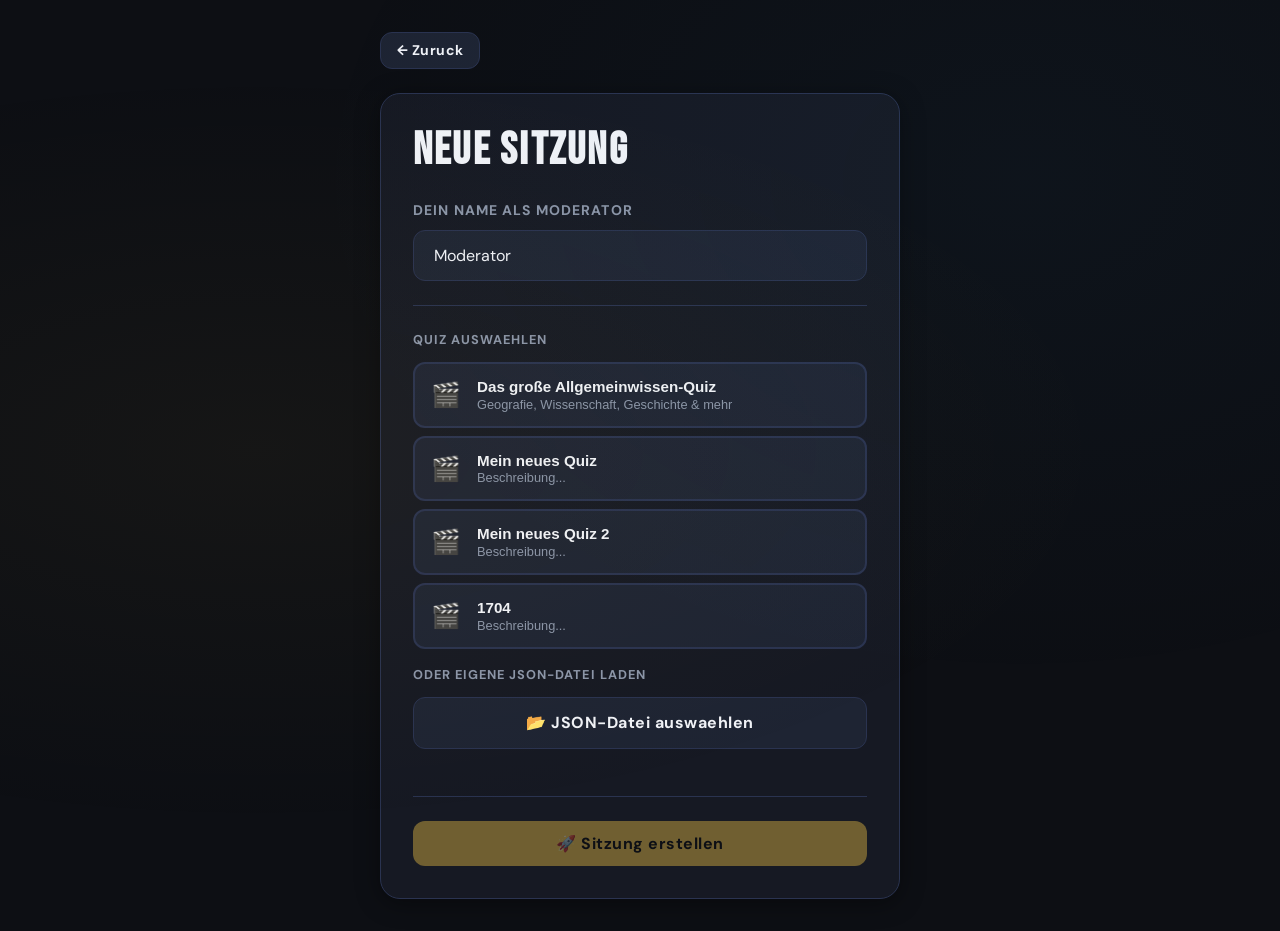
<file: moderator.html>
<!DOCTYPE html>
<html lang="de">
<head>
  <meta charset="UTF-8">
  <meta name="viewport" content="width=device-width, initial-scale=1.0">
  <title>QuizMaster - Moderator</title>
  <link rel="stylesheet" href="css/main.css">
  <style>
    .quiz-list-item {
      display: flex;
      align-items: center;
      gap: 1rem;
      padding: 0.875rem 1rem;
      background: var(--bg-elevated);
      border: 2px solid var(--border);
      border-radius: var(--radius-md);
      cursor: pointer;
      transition: all var(--transition);
      text-align: left;
      width: 100%;
    }
    .quiz-list-item:hover  { border-color: var(--accent); background: var(--bg-highlight); }
    .quiz-list-item.active { border-color: var(--accent); background: var(--accent-glow); }
    .quiz-list-item .qli-title { font-weight: 700; font-size: 0.95rem; color: var(--text-primary); }
    .quiz-list-item .qli-desc  { font-size: 0.8rem; color: var(--text-secondary); margin-top: 0.1rem; }
    .quiz-list-item .qli-icon  { font-size: 1.5rem; flex-shrink: 0; }
  </style>
</head>
<body>

<!-- SETUP -->
<div id="view-setup" style="display:flex;align-items:center;justify-content:center;min-height:100vh;padding:2rem;">
  <div style="max-width:520px;width:100%;">
    <a href="index.html" class="btn btn-secondary btn-sm" style="margin-bottom:1.5rem;display:inline-block;">&#8592; Zuruck</a>
    <div class="card">
      <h2 style="margin-bottom:1.5rem">Neue Sitzung</h2>

      <div class="input-group">
        <label for="mod-name">Dein Name als Moderator</label>
        <input id="mod-name" class="input" type="text" placeholder="z.B. Alex" value="Moderator">
      </div>

      <div class="divider"></div>

      <!-- Quiz aus Liste -->
      <p style="font-size:0.8rem;font-weight:700;color:var(--text-secondary);text-transform:uppercase;letter-spacing:0.08em;margin-bottom:0.75rem">
        Quiz auswaehlen
      </p>
      <div id="quiz-list" style="display:flex;flex-direction:column;gap:0.5rem;margin-bottom:1rem">
        <p style="color:var(--text-muted);font-size:0.875rem">Lade verfuegbare Quizze...</p>
      </div>

      <!-- Datei hochladen -->
      <p style="font-size:0.8rem;font-weight:700;color:var(--text-secondary);text-transform:uppercase;letter-spacing:0.08em;margin-bottom:0.75rem">
        Oder eigene JSON-Datei laden
      </p>
      <label class="btn btn-secondary" style="width:100%;cursor:pointer;justify-content:center;display:flex">
        &#128194; JSON-Datei auswaehlen
        <input type="file" accept=".json" id="quiz-file-input" style="display:none">
      </label>
      <p id="loaded-file-name" style="font-size:0.8rem;color:var(--text-muted);margin-top:0.5rem;text-align:center;min-height:1.2em"></p>

      <div class="divider"></div>

      <!-- Vorschau gewaehltes Quiz -->
      <div id="quiz-preview" style="display:none;background:var(--bg-elevated);border:1px solid var(--accent-dim);border-radius:var(--radius-md);padding:1rem;margin-bottom:1rem">
        <p style="font-size:0.7rem;color:var(--accent);text-transform:uppercase;letter-spacing:0.1em;margin-bottom:0.25rem">Ausgewaehlt</p>
        <p id="quiz-preview-title" style="font-weight:700;font-size:1rem;color:var(--text-primary)"></p>
        <p id="quiz-preview-stats" style="font-size:0.8rem;color:var(--text-muted);margin-top:0.25rem"></p>
      </div>

      <button id="create-session-btn" class="btn btn-primary" style="width:100%" disabled>
        &#128640; Sitzung erstellen
      </button>
    </div>
  </div>
</div>

<!-- LOBBY -->
<div id="view-lobby" style="display:none;padding:1.5rem;">
  <div class="container" style="max-width:700px;">
    <div class="card" style="margin-bottom:1.5rem;text-align:center">
      <p style="color:var(--text-secondary);margin-bottom:0.5rem;font-size:0.9rem;text-transform:uppercase;letter-spacing:0.1em">Sitzungscode</p>
      <div id="mod-session-code" class="session-code">--</div>
      <p style="color:var(--text-muted);font-size:0.85rem;margin-top:0.5rem">Spieler geben diesen Code auf der Beitrittsseite ein</p>
      <button id="copy-code-btn" class="btn btn-secondary btn-sm" style="margin-top:1rem">&#128203; Code kopieren</button>
    </div>
    <div class="card" style="margin-bottom:1.5rem">
      <div style="display:flex;justify-content:space-between;align-items:center;margin-bottom:1rem">
        <h3>Spieler in der Lobby</h3>
        <span style="color:var(--accent);font-family:var(--font-display);font-size:1.5rem">
          <span id="mod-player-count">0</span> Spieler
        </span>
      </div>
      <div id="lobby-player-list" class="player-list">
        <p style="color:var(--text-muted);text-align:center">Noch keine Spieler...</p>
      </div>
    </div>
    <button id="start-game-btn" class="btn btn-primary btn-lg" style="width:100%">&#9654; Spiel starten</button>
  </div>
</div>

<!-- SPIEL -->
<div id="view-game" style="display:none;padding:1.5rem;">
  <div class="container" style="max-width:1000px;">
    <div style="display:grid;grid-template-columns:1fr 220px;gap:1.5rem;align-items:start;">
      <div>
        <div style="display:flex;justify-content:space-between;align-items:center;margin-bottom:1rem">
          <div id="mod-question-info" class="card-sm" style="display:flex;gap:1rem;font-size:0.875rem;color:var(--text-secondary);flex:1;margin-bottom:0">
            <span>Runde -</span><span>Frage -</span>
          </div>
          <button id="abort-game-btn" class="btn btn-danger btn-sm" style="margin-left:1rem;white-space:nowrap">
            ⏹ Spiel abbrechen
          </button>
        </div>
        <div id="mod-question-preview" class="card" style="margin-bottom:1rem">
          <p style="color:var(--text-muted)">Lade Frage...</p>
        </div>
        <div id="buzzer-alert" class="card-sm" style="display:none;border-color:var(--buzzer);color:var(--buzzer);font-weight:700;font-size:1.1rem;margin-bottom:1rem;text-align:center">
          <span id="buzzer-alert-text"></span>
          <div style="margin-top:0.75rem;display:flex;gap:0.5rem;justify-content:center">
            <button id="buzzer-correct-btn" class="btn btn-success btn-sm">✓ Richtig</button>
            <button id="buzzer-wrong-btn" class="btn btn-danger btn-sm">✗ Falsch – Buzzer reset</button>
          </div>
        </div>
        <div class="card" style="margin-bottom:1rem">
          <h3 style="margin-bottom:1rem">Fragen-Steuerung</h3>
          <div style="display:flex;align-items:center;gap:1rem;margin-bottom:1rem">
            <label style="font-size:0.875rem;color:var(--text-secondary);white-space:nowrap">Timer:</label>
            <input id="timer-value" type="range" min="0" max="120" step="5" value="30" style="flex:1">
            <span id="timer-setting-display" style="color:var(--accent);font-weight:700;min-width:60px;text-align:right">30s</span>
          </div>
          <div style="display:flex;gap:0.75rem;flex-wrap:wrap">
            <button id="open-question-btn" class="btn btn-success">&#9654; Frage oeffnen</button>
            <button id="close-question-btn" class="btn btn-danger" disabled>&#9209; Frage schliessen</button>
            <button id="reveal-answers-btn" class="btn btn-secondary" disabled title="Antworten auf Zuschauer-Screen aufdecken">&#128065; Aufdecken</button>
            <button id="next-question-btn" class="btn btn-secondary">&#9197; Naechste Frage</button>
          </div>
          <div style="display:flex;align-items:center;gap:1rem;margin-top:1rem">
            <div id="mod-timer-display" class="timer-display">-</div>
            <span id="answer-count" style="color:var(--text-secondary);font-size:0.9rem">0/0 Antworten</span>
          </div>
        </div>
        <div class="card" style="margin-bottom:1rem">
          <h3 style="margin-bottom:1rem">Antworten</h3>
          <div id="mod-answer-area"><p style="color:var(--text-muted)">Frage noch nicht geoeffnet.</p></div>
        </div>
        <div class="card" style="margin-bottom:1rem">
          <h3 style="margin-bottom:0.5rem">Punkte vergeben</h3>
          <p style="font-size:0.85rem;color:var(--text-muted);margin-bottom:1rem">Positive oder negative Werte eingeben, dann "Vergeben" klicken.</p>
          <div id="award-points-form"></div>
          <button id="award-points-btn" class="btn btn-primary" style="margin-top:1rem">&#10003; Punkte vergeben</button>
        </div>
        <div class="card">
          <h3 style="margin-bottom:1rem">Rundengewinner eintragen</h3>
          <div style="display:flex;gap:0.75rem;align-items:center;flex-wrap:wrap">
            <select id="winner-select" class="input" style="flex:1;min-width:150px">
              <option value="">Spieler waehlen...</option>
            </select>
            <input id="winner-points" type="number" class="input" placeholder="Punkte" style="width:100px" value="100">
            <button id="set-winner-btn" class="btn btn-primary">&#127942; Vergeben</button>
          </div>
        </div>
      </div>
      <div>
        <div class="card" style="position:sticky;top:1rem">
          <h3 style="margin-bottom:1rem">Rangliste</h3>
          <div id="mod-player-list" class="player-list"></div>
        </div>
      </div>
    </div>
  </div>
</div>

<!-- ENDE -->
<div id="view-end" style="display:none;align-items:center;justify-content:center;min-height:100vh;padding:2rem;text-align:center;">
  <div style="max-width:540px;width:100%;">
    <h1>QUIZ BEENDET</h1>
    <p style="color:var(--text-secondary);margin-bottom:2rem">Endstand</p>
    <div id="mod-final-scores" class="scoreboard" style="width:100%;margin-bottom:2rem"></div>
    <a href="index.html" class="btn btn-primary btn-lg" style="width:100%">&#128260; Neues Spiel</a>
  </div>
</div>

<script src="js/core/session-engine.js"></script>
<script src="js/core/timer-engine.js"></script>
<script src="js/question-types/renderers.js"></script>
<script>

// ── View wechseln ─────────────────────────────────────────
function showView(id) {
  ['setup','lobby','game','end'].forEach(v => {
    const el = document.getElementById('view-' + v);
    if (el) el.style.display = 'none';
  });
  const target = document.getElementById('view-' + id);
  if (target) {
    target.style.display = (id === 'end') ? 'flex' : 'block';
    window.scrollTo({ top: 0, behavior: 'smooth' });
  }
}

// ── Toast ─────────────────────────────────────────────────
function showToast(msg, type='') {
  let t = document.getElementById('toast');
  if (!t) { t = document.createElement('div'); t.id='toast'; t.className='toast'; document.body.appendChild(t); }
  t.textContent = msg; t.className = 'toast ' + type;
  requestAnimationFrame(() => requestAnimationFrame(() => t.classList.add('show')));
  setTimeout(() => t.classList.remove('show'), 3000);
}

// ── State ─────────────────────────────────────────────────
let _quizData = null;
let _manualTimer = 30;
let _timerInterval = null;

// ── Quiz-Liste laden ──────────────────────────────────────
async function loadQuizList() {
  const listEl = document.getElementById('quiz-list');
  try {
    const res = await fetch('data/quiz-list.json');
    if (!res.ok) throw new Error('Keine quiz-list.json gefunden');
    const list = await res.json();

    if (!list.length) {
      listEl.innerHTML = '<p style="color:var(--text-muted);font-size:0.875rem">Keine Quizze in der Liste.</p>';
      return;
    }

    listEl.innerHTML = '';
    list.forEach(entry => {
      const btn = document.createElement('button');
      btn.className = 'quiz-list-item';
      btn.innerHTML =
        '<span class="qli-icon">&#127916;</span>' +
        '<div style="flex:1"><div class="qli-title">' + entry.title + '</div>' +
        (entry.description ? '<div class="qli-desc">' + entry.description + '</div>' : '') +
        '</div>';
      btn.addEventListener('click', () => selectQuizFromList(entry, btn));
      listEl.appendChild(btn);
    });
  } catch(e) {
    listEl.innerHTML = '<p style="color:var(--text-muted);font-size:0.8rem">Keine quiz-list.json gefunden.<br>Bitte lade eine Datei hoch.</p>';
  }
}

async function selectQuizFromList(entry, btnEl) {
  // Alle Buttons deselektieren
  document.querySelectorAll('.quiz-list-item').forEach(b => b.classList.remove('active'));
  btnEl.classList.add('active');

  try {
    const res = await fetch(entry.file);
    if (!res.ok) throw new Error('Datei nicht gefunden: ' + entry.file);
    const data = await res.json();
    setLoadedQuiz(data, entry.title);
  } catch(e) {
    showToast('Fehler: ' + e.message, 'error');
  }
}

// ── Datei-Upload ──────────────────────────────────────────
document.getElementById('quiz-file-input').addEventListener('change', function(e) {
  const file = e.target.files[0];
  if (!file) return;
  const reader = new FileReader();
  reader.onload = evt => {
    try {
      const data = JSON.parse(evt.target.result);
      // Alle Listeneintraege deselektieren
      document.querySelectorAll('.quiz-list-item').forEach(b => b.classList.remove('active'));
      setLoadedQuiz(data, file.name);
      document.getElementById('loaded-file-name').textContent = '✓ ' + file.name;
    } catch(err) {
      showToast('Ungueltige JSON-Datei', 'error');
    }
  };
  reader.readAsText(file);
  this.value = '';
});

function setLoadedQuiz(data, label) {
  _quizData = data;
  const quiz = data.quiz || data;

  // Vorschau anzeigen
  const totalQuestions = (quiz.rounds || []).reduce((s, r) => s + (r.questions?.length || 0), 0);
  document.getElementById('quiz-preview-title').textContent = quiz.title || label;
  document.getElementById('quiz-preview-stats').textContent =
    (quiz.rounds?.length || 0) + ' Runden · ' + totalQuestions + ' Fragen';
  document.getElementById('quiz-preview').style.display = 'block';

  // Button freischalten
  document.getElementById('create-session-btn').disabled = false;
  showToast('Quiz geladen: ' + (quiz.title || label), 'success');
}

// ── Sitzung erstellen ─────────────────────────────────────
document.getElementById('create-session-btn').addEventListener('click', () => {
  const name = document.getElementById('mod-name').value.trim() || 'Moderator';
  if (!_quizData) { showToast('Bitte zuerst ein Quiz auswaehlen.', 'error'); return; }
  const { code } = SessionEngine.createSession(_quizData, name);
  document.getElementById('mod-session-code').textContent = code;
  document.getElementById('mod-player-count').textContent = '0';
  showView('lobby');
});

document.getElementById('copy-code-btn').addEventListener('click', () => {
  const code = document.getElementById('mod-session-code').textContent;
  navigator.clipboard.writeText(code).then(() => showToast('Code kopiert!', 'success'));
});

document.getElementById('start-game-btn').addEventListener('click', () => {
  const state = SessionEngine.getState();
  if (!state || state.players.length === 0) { showToast('Mindestens 1 Spieler muss beigetreten sein.', 'error'); return; }
  SessionEngine.startSession();
  showView('game');
  renderCurrentQuestion();
  renderPlayerList();
});

document.getElementById('timer-value').addEventListener('input', e => {
  _manualTimer = parseInt(e.target.value) || 0;
  document.getElementById('timer-setting-display').textContent = _manualTimer > 0 ? _manualTimer + 's' : 'Kein Timer';
});

document.getElementById('open-question-btn').addEventListener('click', () => {
  SessionEngine.openQuestion(_manualTimer);
  updateControls('open');
  if (_manualTimer > 0) startTimer(_manualTimer);
  // Antwortbereich auf Live-Modus setzen
  const area = document.getElementById('mod-answer-area');
  if (area) {
    area.innerHTML = '<p style="color:var(--text-muted);font-size:0.9rem">Warte auf Antworten...</p>';
  }
});

document.getElementById('close-question-btn').addEventListener('click', () => {
  SessionEngine.closeQuestion();
  stopTimer();
  updateControls('closed');
  renderAnswers();
});

document.getElementById('reveal-answers-btn').addEventListener('click', () => {
  // Sendet REVEAL_ANSWERS an alle Zuschauer via BroadcastChannel
  try {
    const ch = new BroadcastChannel('quizmaster_channel');
    ch.postMessage({ type: 'REVEAL_ANSWERS', payload: {} });
    ch.close();
    showToast('Antworten aufgedeckt!', 'success');
    document.getElementById('reveal-answers-btn').disabled = true;
  } catch(e) {
    showToast('Fehler beim Aufdecken', 'error');
  }
});

document.getElementById('next-question-btn').addEventListener('click', () => {
  stopTimer();
  SessionEngine.nextQuestion();
  const state = SessionEngine.getState();
  if (state && state.status !== 'ended') {
    renderCurrentQuestion();
    updateControls('idle');
  }
});

document.getElementById('award-points-btn').addEventListener('click', () => {
  const map = {};
  document.querySelectorAll('.award-row').forEach(row => {
    const pid = row.dataset.playerId;
    const val = parseInt(row.querySelector('.points-input').value);
    if (pid && !isNaN(val) && val !== 0) map[pid] = val;
  });
  if (!Object.keys(map).length) { showToast('Keine Punkte eingetragen.', 'error'); return; }
  SessionEngine.awardPoints(map);
  showToast('Punkte vergeben!', 'success');
  document.querySelectorAll('.points-input').forEach(i => i.value = '');
});

document.getElementById('set-winner-btn').addEventListener('click', () => {
  const pid = document.getElementById('winner-select').value;
  const pts = parseInt(document.getElementById('winner-points').value);
  if (!pid || isNaN(pts) || pts <= 0) { showToast('Spieler und Punkte waehlen.', 'error'); return; }
  SessionEngine.awardPoints({ [pid]: pts });
  showToast('Gewinner eingetragen! +' + pts + ' Punkte', 'success');
});

// ── SessionEngine Events ──────────────────────────────────
SessionEngine.on('playerJoined', ({ player }) => {
  const state = SessionEngine.getState();
  document.getElementById('mod-player-count').textContent = state.players.length;
  renderLobbyList(state.players);
});

SessionEngine.on('answerSubmitted', () => {
  const state = SessionEngine.getState();
  const answers = SessionEngine.getCurrentAnswers();
  const total = state?.players?.length || 0;
  const count = Object.keys(answers).length;
  document.getElementById('answer-count').textContent = count + '/' + total + ' Antworten';
  // Live-Update der Antworten wenn Frage offen
  const q = SessionEngine.getCurrentQuestion();
  const area = document.getElementById('mod-answer-area');
  if (q && area && state?.questionStatus === 'open') {
    renderLiveAnswers(q, answers);
  }
});

// Auch auf channelMessage hören für direkten State-Reload
SessionEngine.on('channelMessage', ({ type, payload }) => {
  if (type === 'ANSWER_SUBMITTED') {
    // State ist bereits durch _handleIncomingMessage aktualisiert
    // Jetzt UI updaten
    setTimeout(() => {
      const state = SessionEngine.getState();
      const answers = SessionEngine.getCurrentAnswers();
      const total = state?.players?.length || 0;
      const count = Object.keys(answers).length;
      document.getElementById('answer-count').textContent = count + '/' + total + ' Antworten';
      const q = SessionEngine.getCurrentQuestion();
      const area = document.getElementById('mod-answer-area');
      if (q && area && state?.questionStatus === 'open') {
        renderLiveAnswers(q, answers);
      }
    }, 50);
  }
});

SessionEngine.on('buzzer', ({ playerId }) => {
  const state = SessionEngine.getState();
  const name = state?.players?.find(p => p.id === playerId)?.name || playerId;
  const el = document.getElementById('buzzer-alert');
  const textEl = document.getElementById('buzzer-alert-text');
  if (textEl) textEl.textContent = '🔔 ' + name + ' hat gebuzzert!';
  el.style.display = 'block';
  showToast('🔔 ' + name + ' hat gebuzzert!', 'accent');

  // Buzzer-Buttons
  document.getElementById('buzzer-correct-btn').onclick = () => {
    el.style.display = 'none';
    showToast('✓ Richtig! Punkte manuell vergeben.', 'success');
  };
  document.getElementById('buzzer-wrong-btn').onclick = () => {
    el.style.display = 'none';
    SessionEngine.resetBuzzer([playerId]); // Buzzer reset, dieser Spieler ausgeschlossen
    showToast('✗ Falsch – Buzzer für andere wieder offen!', 'accent');
  };
});

SessionEngine.on('scoreUpdate', () => renderPlayerList());

SessionEngine.on('gameReset', () => {
  stopTimer();
  showView('lobby');
  showToast('Spiel zurückgesetzt', 'accent');
});

SessionEngine.on('sessionEnded', ({ scores }) => {
  stopTimer();
  showView('end');
  renderFinalScores(scores);
});

// ── Render ────────────────────────────────────────────────
function renderCurrentQuestion() {
  const state = SessionEngine.getState();
  if (!state) return;
  const round = state.quiz.rounds[state.currentRoundIndex];
  const q = round?.questions[state.currentQuestionIndex];
  document.getElementById('mod-question-info').innerHTML =
    '<span>Runde ' + (state.currentRoundIndex+1) + '/' + state.quiz.rounds.length + ': ' + (round?.title||'') + '</span>' +
    '<span>Frage ' + (state.currentQuestionIndex+1) + '/' + (round?.questions?.length||0) + '</span>';
  if (q) {
    document.getElementById('mod-question-preview').innerHTML =
      '<div class="question-category">' + (q.category||q.type) + '</div>' +
      '<div class="question-text">' + q.text + '</div>' +
      '<div style="font-size:0.85rem;color:var(--text-muted);margin-top:0.5rem">Typ: ' + q.type + ' · ' + q.points + ' Punkte · Timer: ' + q.timer + 's</div>';
  }
  document.getElementById('mod-answer-area').innerHTML = '<p style="color:var(--text-muted)">Frage noch nicht geoeffnet.</p>';
  renderAwardForm();
}

function renderAnswers() {
  const q = SessionEngine.getCurrentQuestion();
  const answers = SessionEngine.getCurrentAnswers();
  const area = document.getElementById('mod-answer-area');
  if (!q || !area) return;
  const renderer = QuestionTypes[q.type];
  if (renderer) renderer.renderModerator(q, answers, area);
}

function renderLobbyList(players) {
  const list = document.getElementById('lobby-player-list');
  if (!players.length) { list.innerHTML = '<p style="color:var(--text-muted);text-align:center">Noch keine Spieler...</p>'; return; }
  list.innerHTML = players.map(p =>
    '<div class="player-item"><span style="font-size:1.2rem">' + (p.avatar||'👤') + '</span><span class="player-name">' + p.name + '</span></div>'
  ).join('');
}

function renderPlayerList() {
  const state = SessionEngine.getState();
  if (!state) return;
  const list = document.getElementById('mod-player-list');
  const sorted = [...state.players].sort((a,b) => (state.scores[b.id]||0) - (state.scores[a.id]||0));
  list.innerHTML = sorted.map(p =>
    '<div class="player-item"><span style="font-size:1.1rem">' + (p.avatar||'👤') + '</span><span class="player-name">' + p.name + '</span><span class="player-score">' + (state.scores[p.id]||0) + '</span></div>'
  ).join('');
}

function renderAwardForm() {
  const state = SessionEngine.getState();
  if (!state) return;
  document.getElementById('award-points-form').innerHTML = state.players.map(p =>
    '<div class="award-row card-sm" data-player-id="' + p.id + '" style="display:flex;align-items:center;gap:1rem;margin-bottom:0.5rem">' +
    '<span style="font-size:1.1rem">' + (p.avatar||'👤') + '</span>' +
    '<span style="flex:1;font-weight:700">' + p.name + '</span>' +
    '<span style="color:var(--accent);font-family:var(--font-display);font-size:1.3rem">' + (state.scores[p.id]||0) + '</span>' +
    '<input type="number" class="input points-input" placeholder="±Punkte" style="width:100px;padding:0.5rem 0.75rem">' +
    '</div>'
  ).join('');
  document.getElementById('winner-select').innerHTML = '<option value="">Spieler waehlen...</option>' +
    state.players.map(p => '<option value="' + p.id + '">' + p.name + '</option>').join('');
}

function renderFinalScores(scores) {
  const state = SessionEngine.getState();
  const sorted = (state?.players||[]).map(p => ({ name:p.name, avatar:p.avatar||'👤', score:scores[p.id]||0 })).sort((a,b) => b.score-a.score);
  const icons = ['🥇','🥈','🥉'];
  document.getElementById('mod-final-scores').innerHTML = sorted.map((p,i) =>
    '<div class="score-row"><span class="score-rank ' + (i===0?'gold':i===1?'silver':i===2?'bronze':'') + '">' + (icons[i]||(i+1)+'.') + '</span>' +
    '<span style="font-size:1.3rem">' + p.avatar + '</span>' +
    '<span class="score-name">' + p.name + '</span><span class="score-pts">' + p.score + '</span></div>'
  ).join('');
}

function updateControls(status) {
  document.getElementById('open-question-btn').disabled    = (status === 'open');
  document.getElementById('close-question-btn').disabled   = (status !== 'open');
  document.getElementById('next-question-btn').disabled    = (status === 'open');
  document.getElementById('reveal-answers-btn').disabled   = (status !== 'closed');
}

function startTimer(seconds) {
  stopTimer();
  const end = Date.now() + seconds * 1000;
  const el = document.getElementById('mod-timer-display');
  _timerInterval = setInterval(() => {
    const rem = Math.max(0, Math.ceil((end - Date.now()) / 1000));
    el.textContent = rem;
    el.classList.toggle('warning', rem <= 5);
    if (rem <= 0) {
      stopTimer();
      // Frage NICHT automatisch schließen – Moderator drückt manuell
      showToast('⏰ Zeit abgelaufen! Bitte Frage manuell schließen.', 'accent');
      // Timer-Display rot blinken lassen
      el.textContent = '0';
      el.classList.add('warning');
    }
  }, 200);
}

function stopTimer() {
  if (_timerInterval) { clearInterval(_timerInterval); _timerInterval = null; }
  const el = document.getElementById('mod-timer-display');
  if (el) { el.textContent = '-'; el.classList.remove('warning'); }
}


// Live-Antworten während Frage offen ─────────────────────────
function renderLiveAnswers(q, answers) {
  const area = document.getElementById('mod-answer-area');
  if (!area) return;
  const state = SessionEngine.getState();
  const players = state?.players || [];
  area.innerHTML = '';

  // Zeige für jeden Spieler ob er geantwortet hat
  const summaryDiv = document.createElement('div');
  summaryDiv.style.cssText = 'display:flex;flex-wrap:wrap;gap:0.5rem;margin-bottom:1rem';
  players.forEach(p => {
    const hasAnswered = !!answers[p.id];
    const chip = document.createElement('div');
    chip.style.cssText = 'display:flex;align-items:center;gap:0.4rem;padding:0.3rem 0.75rem;border-radius:20px;font-size:0.85rem;font-weight:600;' +
      (hasAnswered ? 'background:rgba(46,204,113,0.15);border:1px solid var(--success);color:var(--success)' : 'background:var(--bg-elevated);border:1px solid var(--border);color:var(--text-muted)');
    chip.innerHTML = (p.avatar || '👤') + ' ' + p.name + (hasAnswered ? ' ✓' : ' …');
    summaryDiv.appendChild(chip);
  });
  area.appendChild(summaryDiv);
}

// ── Spiel abbrechen ──────────────────────────────────────
document.getElementById('abort-game-btn')?.addEventListener('click', () => {
  if (!confirm('Spiel wirklich abbrechen? Alle Spieler werden zurück in die Lobby geschickt.')) return;
  SessionEngine.resetToLobby();
  showView('lobby');
  showToast('Spiel abgebrochen – zurück in der Lobby', 'accent');
});

// ── Start ─────────────────────────────────────────────────
loadQuizList();
</script>
</body>
</html>
</file>
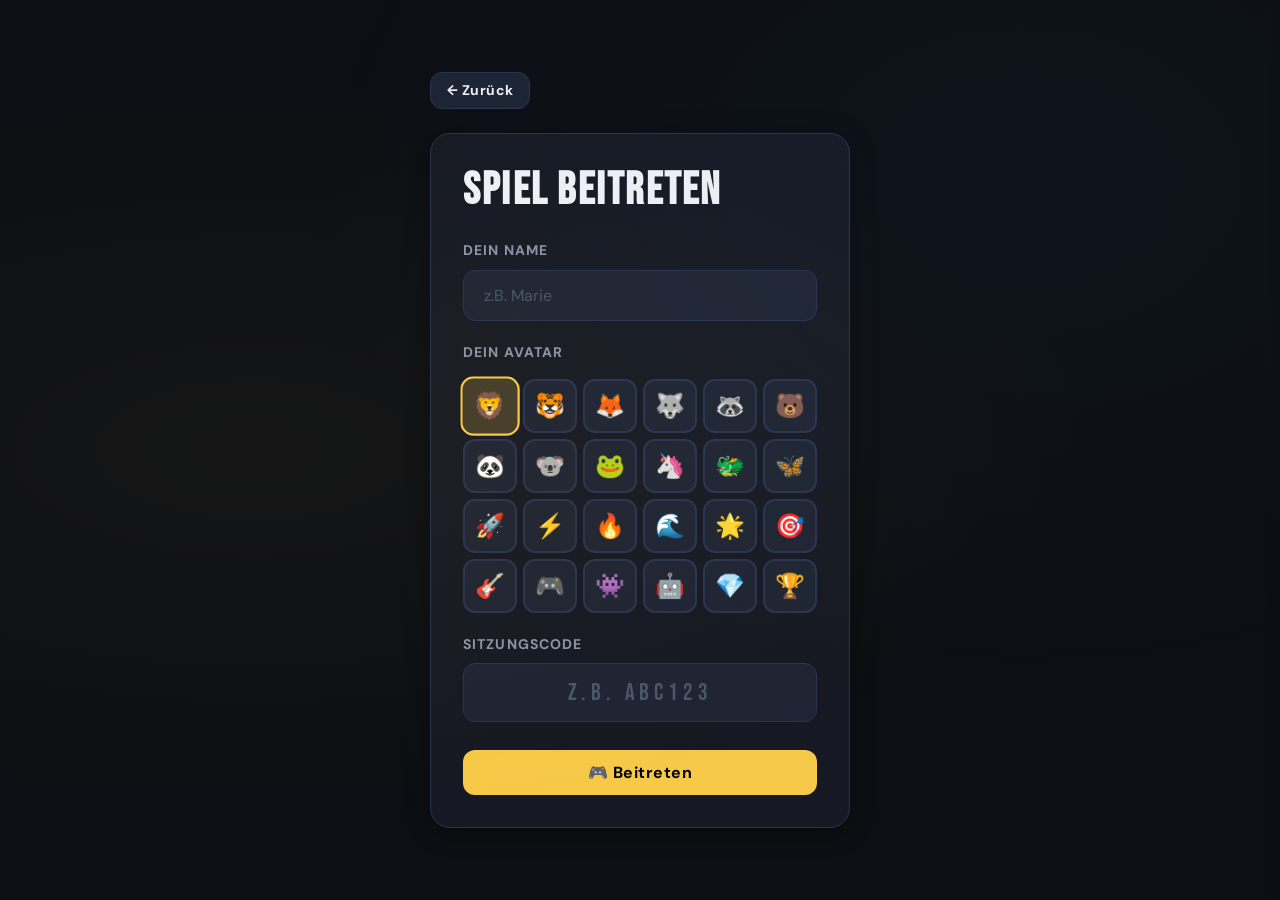
<file: spieler.html>
<!DOCTYPE html>
<html lang="de">
<head>
  <meta charset="UTF-8">
  <meta name="viewport" content="width=device-width, initial-scale=1.0">
  <title>QuizMaster – Spieler</title>
  <link rel="stylesheet" href="css/main.css">
  <style>
    /* ── Kategorie-Farben ─────────────────────────────── */
    .cat-geografie    { background: rgba(52,152,219,0.15); border-color: #3498db !important; color: #3498db; }
    .cat-wissenschaft { background: rgba(155,89,182,0.15); border-color: #9b59b6 !important; color: #9b59b6; }
    .cat-geschichte   { background: rgba(231,76,60,0.15);  border-color: #e74c3c !important; color: #e74c3c; }
    .cat-sport        { background: rgba(46,204,113,0.15); border-color: #2ecc71 !important; color: #2ecc71; }
    .cat-musik        { background: rgba(241,196,15,0.15); border-color: #f1c40f !important; color: #f1c40f; }
    .cat-sehenswuerdigkeiten { background: rgba(247,201,72,0.15); border-color: #f7c948 !important; color: #f7c948; }
    .cat-tiere        { background: rgba(26,188,156,0.15); border-color: #1abc9c !important; color: #1abc9c; }
    .cat-default      { background: var(--accent-glow); border-color: var(--accent-dim) !important; color: var(--accent); }

    /* ── Avatar-Auswahl ───────────────────────────────── */
    .avatar-grid { display: grid; grid-template-columns: repeat(6, 1fr); gap: 0.4rem; margin-top: 0.5rem; }
    .avatar-btn {
      font-size: 1.5rem; padding: 0.35rem;
      background: var(--bg-elevated); border: 2px solid var(--border);
      border-radius: var(--radius-md); cursor: pointer;
      transition: all var(--transition); text-align: center;
      overflow: hidden; line-height: 1.3; aspect-ratio: 1;
      display: flex; align-items: center; justify-content: center;
    }
    .avatar-btn:hover   { border-color: var(--accent); transform: scale(1.1); }
    .avatar-btn.selected { border-color: var(--accent); background: var(--accent-glow); transform: scale(1.1); }

    /* ── Fortschrittsbalken ───────────────────────────── */
    .progress-wrap { display: flex; align-items: center; gap: 0.75rem; margin-bottom: 1rem; }
    .progress-bar-track { flex: 1; height: 6px; background: var(--bg-elevated); border-radius: 3px; overflow: hidden; }
    .progress-bar-fill { height: 100%; background: var(--accent); border-radius: 3px; transition: width 0.5s ease; }
    .progress-label { font-size: 0.8rem; color: var(--text-muted); white-space: nowrap; }

    /* ── Live-Rangliste ───────────────────────────────── */
    .scoreboard-toggle {
      position: fixed; right: 0; top: 50%; transform: translateY(-50%);
      background: var(--bg-card); border: 1px solid var(--border); border-right: none;
      border-radius: var(--radius-md) 0 0 var(--radius-md);
      padding: 0.75rem 0.5rem; cursor: pointer; z-index: 100;
      display: none; flex-direction: column; align-items: center; gap: 0.25rem;
    }
    .scoreboard-toggle:hover { background: var(--bg-elevated); }
    .toggle-label {
      font-size: 0.65rem; color: var(--text-muted);
      writing-mode: vertical-rl; letter-spacing: 0.1em; text-transform: uppercase;
    }
    .scoreboard-panel {
      position: fixed; right: -280px; top: 0; width: 260px; height: 100vh;
      background: var(--bg-card); border-left: 1px solid var(--border);
      z-index: 200; overflow-y: auto; transition: right 0.3s cubic-bezier(0.34,1.56,0.64,1);
      padding: 1.25rem; box-shadow: -4px 0 24px rgba(0,0,0,0.3);
    }
    .scoreboard-panel.open { right: 0; }
    .scoreboard-overlay { position: fixed; inset: 0; background: rgba(0,0,0,0.4); z-index: 150; display: none; }
    .scoreboard-overlay.open { display: block; }
    .score-entry {
      display: flex; align-items: center; gap: 0.75rem;
      padding: 0.6rem 0.75rem; border-radius: var(--radius-sm);
      margin-bottom: 0.4rem; background: var(--bg-elevated);
    }
    .score-entry.is-me { background: var(--accent-glow); border: 1px solid var(--accent-dim); }
    .score-entry .sname { flex: 1; font-size: 0.9rem; font-weight: 600; }
    .score-entry .spts  { font-family: var(--font-display); font-size: 1.2rem; color: var(--accent); }

    /* ── Richtige Antwort ─────────────────────────────── */
    .answer-reveal {
      margin-top: 1.25rem; padding: 1rem 1.25rem;
      border-radius: var(--radius-md); border: 2px solid;
      animation: slideUp 0.4s cubic-bezier(0.34,1.56,0.64,1);
    }
    .answer-reveal.correct { border-color: var(--success); background: rgba(46,204,113,0.1); }
    .answer-reveal.wrong   { border-color: var(--danger);  background: rgba(231,76,60,0.1); }
    .answer-reveal.neutral { border-color: var(--accent);  background: var(--accent-glow); }
    .reveal-icon { font-size: 2rem; margin-bottom: 0.5rem; }
    .reveal-label { font-size: 0.75rem; text-transform: uppercase; letter-spacing: 0.1em; color: var(--text-muted); }
    .reveal-text  { font-weight: 700; font-size: 1.05rem; margin-top: 0.25rem; }
    .reveal-explanation { font-size: 0.85rem; color: var(--text-secondary); margin-top: 0.5rem; }

    @keyframes slideUp {
      from { opacity: 0; transform: translateY(16px); }
      to   { opacity: 1; transform: translateY(0); }
    }
  </style>
</head>
<body>

<!-- ══════════════════════════════════════ BEITRITT ══ -->
<div id="view-join" style="display:flex;align-items:center;justify-content:center;min-height:100vh;padding:2rem;">
  <div style="max-width:420px;width:100%;">
    <a href="index.html" class="btn btn-secondary btn-sm" style="margin-bottom:1.5rem;display:inline-block;">← Zurück</a>
    <div class="card">
      <h2 style="margin-bottom:1.5rem">Spiel beitreten</h2>
      <div class="input-group">
        <label for="join-name">Dein Name</label>
        <input id="join-name" class="input" type="text" placeholder="z.B. Marie" autocomplete="off">
      </div>
      <div class="input-group">
        <label>Dein Avatar</label>
        <div class="avatar-grid" id="avatar-grid"></div>
      </div>
      <div class="input-group" style="margin-top:1rem">
        <label for="join-code">Sitzungscode</label>
        <input id="join-code" class="input" type="text" placeholder="z.B. ABC123"
               maxlength="6" autocomplete="off"
               style="font-family:var(--font-display);font-size:1.5rem;letter-spacing:0.2em;text-align:center">
      </div>
      <button id="join-btn" class="btn btn-primary" style="width:100%;margin-top:0.5rem">🎮 Beitreten</button>
    </div>
  </div>
</div>

<!-- ══════════════════════════════════════ LOBBY ══ -->
<div id="view-lobby" style="display:none;align-items:center;justify-content:center;min-height:100vh;padding:2rem;flex-direction:column;gap:1.5rem;text-align:center;">
  <div>
    <div id="player-lobby-avatar" style="font-size:4rem;margin-bottom:0.5rem">🎮</div>
    <h2>Bereit!</h2>
    <p>Hey <strong id="player-lobby-name">–</strong>, du bist drin!</p>
  </div>
  <div class="card" style="width:100%;max-width:420px;text-align:center">
    <p style="color:var(--text-secondary);margin-bottom:0.5rem">Sitzungscode</p>
    <div id="player-lobby-code" class="session-code" style="font-size:2.5rem">——</div>
  </div>
  <div class="card-sm" style="width:100%;max-width:420px;text-align:center">
    <div style="display:flex;gap:0.5rem;justify-content:center;margin-bottom:1rem">
      <span class="loading-dot"></span><span class="loading-dot"></span><span class="loading-dot"></span>
    </div>
    <p>Warte auf den Moderator…</p>
    <p style="font-size:0.85rem;color:var(--text-muted);margin-top:0.5rem">
      <span id="player-count">–</span> Spieler in der Lobby
    </p>
  </div>
</div>

<!-- ══════════════════════════════════════ SPIEL ══ -->
<div id="view-game" style="display:none;padding:1.5rem;">
  <div class="container" style="max-width:600px;">
    <div style="display:flex;justify-content:space-between;align-items:center;margin-bottom:1rem">
      <div style="display:flex;align-items:center;gap:0.75rem">
        <div id="my-avatar-display" style="font-size:1.8rem">🎮</div>
        <div>
          <p style="font-size:0.75rem;color:var(--text-muted);text-transform:uppercase;letter-spacing:0.1em">Meine Punkte</p>
          <p id="player-score-display" style="font-family:var(--font-display);font-size:2rem;color:var(--accent);line-height:1">0</p>
        </div>
      </div>
      <div id="player-timer" class="timer-display" style="display:none">–</div>
    </div>
    <div class="progress-wrap" id="progress-wrap" style="display:none">
      <span class="progress-label" id="progress-label">Runde 1</span>
      <div class="progress-bar-track"><div class="progress-bar-fill" id="progress-bar" style="width:0%"></div></div>
      <span class="progress-label" id="progress-count">1 / 1</span>
    </div>
    <div id="player-question-area" class="card" style="min-height:300px">
      <div style="display:flex;flex-direction:column;align-items:center;justify-content:center;padding:3rem 1rem;gap:1rem">
        <div style="display:flex;gap:0.5rem"><span class="loading-dot"></span><span class="loading-dot"></span><span class="loading-dot"></span></div>
        <p style="color:var(--text-muted)">Warte auf den Moderator…</p>
      </div>
    </div>
    <div style="display:flex;justify-content:center;margin-top:2rem">
      <button id="buzzer-btn" class="buzzer-btn" style="display:none" disabled>BUZZ!</button>
    </div>
  </div>
</div>

<!-- ══════════════════════════════════════ ENDE ══ -->
<div id="view-end" style="display:none;align-items:center;justify-content:center;min-height:100vh;padding:2rem;flex-direction:column;gap:2rem;text-align:center;">
  <div>
    <h1>GAME OVER</h1>
    <p style="color:var(--text-secondary)">Das Quiz ist beendet!</p>
  </div>
  <div id="player-final-scores" class="scoreboard" style="width:100%;max-width:480px;"></div>
  <a href="index.html" class="btn btn-secondary btn-lg" style="width:100%;max-width:480px;">🏠 Zur Startseite</a>
</div>

<!-- ══════════════════════════════════════ LIVE-RANGLISTE ══ -->
<button class="scoreboard-toggle" id="scoreboard-toggle">
  <span style="font-size:1.2rem">🏆</span>
  <span class="toggle-label">Rangliste</span>
</button>
<div class="scoreboard-overlay" id="scoreboard-overlay"></div>
<div class="scoreboard-panel" id="scoreboard-panel">
  <div style="display:flex;justify-content:space-between;align-items:center;margin-bottom:1rem">
    <h3 style="font-size:1.2rem">🏆 Rangliste</h3>
    <button id="close-scoreboard" style="background:none;border:none;color:var(--text-muted);font-size:1.4rem;cursor:pointer">×</button>
  </div>
  <div id="live-scoreboard"></div>
</div>

<script src="js/core/session-engine.js"></script>
<script src="js/core/timer-engine.js"></script>
<script src="js/question-types/renderers.js"></script>
<script>
const AVATARS = ['🦁','🐯','🦊','🐺','🦝','🐻','🐼','🐨','🐸','🦄','🐲','🦋',
                 '🚀','⚡','🔥','🌊','🌟','🎯','🎸','🎮','👾','🤖','💎','🏆'];
let _selectedAvatar = AVATARS[0];
let _timerInterval = null;
let _myLastAnswer = null;

// Avatar-Grid aufbauen
const grid = document.getElementById('avatar-grid');
AVATARS.forEach((emoji, i) => {
  const btn = document.createElement('button');
  btn.className = 'avatar-btn' + (i === 0 ? ' selected' : '');
  btn.textContent = emoji;
  btn.addEventListener('click', () => {
    document.querySelectorAll('.avatar-btn').forEach(b => b.classList.remove('selected'));
    btn.classList.add('selected');
    _selectedAvatar = emoji;
  });
  grid.appendChild(btn);
});

// ── Hilfsfunktionen ───────────────────────────────────────
function showView(id) {
  ['join','lobby','game','end'].forEach(v => {
    const el = document.getElementById('view-' + v);
    if (el) el.style.display = 'none';
  });
  const target = document.getElementById('view-' + id);
  if (!target) return;
  target.style.display = (['lobby','end'].includes(id)) ? 'flex' : 'block';
  window.scrollTo({ top: 0, behavior: 'smooth' });
  document.getElementById('scoreboard-toggle').style.display = (id === 'game') ? 'flex' : 'none';
}

function showToast(msg, type='') {
  let t = document.getElementById('toast');
  if (!t) { t = document.createElement('div'); t.id='toast'; t.className='toast'; document.body.appendChild(t); }
  t.textContent = msg; t.className = 'toast ' + type;
  requestAnimationFrame(() => requestAnimationFrame(() => t.classList.add('show')));
  setTimeout(() => t.classList.remove('show'), 3000);
}

function categoryClass(cat) {
  if (!cat) return 'cat-default';
  const map = {
    'geografie':'cat-geografie','wissenschaft':'cat-wissenschaft',
    'geschichte':'cat-geschichte','sport':'cat-sport','musik':'cat-musik',
    'sehenswürdigkeiten':'cat-sehenswuerdigkeiten','tiere':'cat-tiere'
  };
  return map[cat.toLowerCase()] || 'cat-default';
}

// ── Rangliste ─────────────────────────────────────────────
document.getElementById('scoreboard-toggle').addEventListener('click', () => {
  document.getElementById('scoreboard-panel').classList.add('open');
  document.getElementById('scoreboard-overlay').classList.add('open');
});
document.getElementById('close-scoreboard').addEventListener('click', closeScoreboard);
document.getElementById('scoreboard-overlay').addEventListener('click', closeScoreboard);
function closeScoreboard() {
  document.getElementById('scoreboard-panel').classList.remove('open');
  document.getElementById('scoreboard-overlay').classList.remove('open');
}

function updateLiveScoreboard() {
  const state = SessionEngine.getState();
  if (!state) return;
  const myId = SessionEngine.getPlayerId();
  const ranks = ['🥇','🥈','🥉'];
  const sorted = [...state.players]
    .map(p => ({ id:p.id, name:p.name, avatar:p.avatar||'🎮', score:state.scores[p.id]||0 }))
    .sort((a,b) => b.score - a.score);
  document.getElementById('live-scoreboard').innerHTML = sorted.map((p,i) =>
    '<div class="score-entry ' + (p.id===myId?'is-me':'') + '">' +
    '<span style="font-family:var(--font-display);font-size:1.1rem;min-width:1.5rem;text-align:center">' + (ranks[i]||(i+1)) + '</span>' +
    '<span style="font-size:1.2rem">' + p.avatar + '</span>' +
    '<span class="sname">' + p.name + (p.id===myId?' <span style="color:var(--accent);font-size:0.75rem">(Du)</span>':'') + '</span>' +
    '<span class="spts">' + p.score + '</span>' +
    '</div>'
  ).join('');
}

// ── Fortschritt ───────────────────────────────────────────
function updateProgress(state) {
  const wrap = document.getElementById('progress-wrap');
  if (!state || !state.quiz) { wrap.style.display = 'none'; return; }
  wrap.style.display = 'flex';
  const round = state.quiz.rounds[state.currentRoundIndex];
  const totalQ = round?.questions?.length || 1;
  const currentQ = state.currentQuestionIndex + 1;
  document.getElementById('progress-label').textContent = round?.title || ('Runde ' + (state.currentRoundIndex+1));
  document.getElementById('progress-count').textContent = currentQ + ' / ' + totalQ;
  document.getElementById('progress-bar').style.width = Math.round(currentQ/totalQ*100) + '%';
}

// ── Beitreten ─────────────────────────────────────────────
document.getElementById('join-code').addEventListener('input', function() {
  const pos = this.selectionStart;
  this.value = this.value.toUpperCase().replace(/[^A-Z0-9]/g, '');
  this.setSelectionRange(pos, pos);
});

document.getElementById('join-btn').addEventListener('click', () => {
  const code = document.getElementById('join-code').value.trim().toUpperCase();
  const name = document.getElementById('join-name').value.trim();
  if (!code || code.length < 4) { showToast('Bitte gib einen gültigen Code ein.', 'error'); return; }
  if (!name || name.length < 2) { showToast('Bitte gib deinen Namen ein.', 'error'); return; }
  try {
    const { state } = SessionEngine.joinSession(code, name, _selectedAvatar);
    document.getElementById('player-lobby-name').textContent = name;
    document.getElementById('player-lobby-avatar').textContent = _selectedAvatar;
    document.getElementById('player-lobby-code').textContent = code;
    document.getElementById('player-count').textContent = state.players.length;
    document.getElementById('my-avatar-display').textContent = _selectedAvatar;
    showView('lobby');
  } catch(err) { showToast(err.message, 'error'); }
});
document.getElementById('join-code').addEventListener('keydown', e => {
  if (e.key === 'Enter') document.getElementById('join-btn').click();
});

// ── Buzzer ────────────────────────────────────────────────
document.getElementById('buzzer-btn').addEventListener('click', () => {
  try { SessionEngine.pressBuzzer(); } catch(err) { showToast(err.message, 'error'); }
});

// ── SessionEngine Events ──────────────────────────────────
SessionEngine.on('sessionStarted', () => { showView('game'); renderWaiting('Das Spiel beginnt!'); });

SessionEngine.on('questionOpened', ({ roundIndex, questionIndex, timer }) => {
  _myLastAnswer = null;
  const state = SessionEngine.getState();
  const q = state.quiz.rounds[roundIndex]?.questions[questionIndex];
  if (!q) return;
  updateProgress(state);
  renderQuestion(q);
  if (timer && timer.duration > 0) startTimer(timer.endsAt);
});

SessionEngine.on('questionClosed', () => {
  stopTimer();
  disableBuzzer();
  const q = SessionEngine.getCurrentQuestion();
  // Warnung wenn keine Antwort abgegeben
  if (q && _myLastAnswer === null && q.answerMode !== 'buzzer' && q.type !== 'higher-lower') {
    showToast('⚠️ Du hast keine Antwort abgegeben!', 'error');
  }
  // Alle Eingaben sperren aber NOCH NICHT aufdecken
  const area = document.getElementById('player-question-area');
  if (area) {
    area.querySelectorAll('button, input, textarea').forEach(el => el.disabled = true);
  }
  // Warte-Meldung unter der gesperrten Frage
  const waitMsg = document.createElement('div');
  waitMsg.id = 'wait-reveal-msg';
  waitMsg.style.cssText = 'margin-top:1rem;padding:0.75rem 1rem;background:var(--bg-elevated);border-radius:var(--radius-md);text-align:center;color:var(--text-muted);font-size:0.9rem';
  waitMsg.textContent = '⏳ Warte auf Aufdecken durch den Moderator...';
  if (area && !document.getElementById('wait-reveal-msg')) {
    area.appendChild(waitMsg);
  }
});

SessionEngine.on('questionChanged', () => {
  stopTimer();
  renderWaiting('Nächste Frage kommt gleich…');
  disableBuzzer();
});

SessionEngine.on('buzzer', payload => {
  const myId = SessionEngine.getPlayerId();
  if (payload.playerId === myId) {
    document.getElementById('buzzer-btn').classList.add('pressed');
    document.getElementById('buzzer-btn').disabled = true;
    showToast('🔔 Du hast den Buzzer gedrückt!', 'accent');
  } else {
    disableBuzzer();
    showToast('🔔 ' + (payload.playerName || 'Jemand') + ' hat gebuzzert!', 'error');
  }
});

SessionEngine.on('buzzerReset', ({ excludedPlayers }) => {
  const myId = SessionEngine.getPlayerId();
  if (!excludedPlayers.includes(myId)) {
    // Buzzer wieder aktivieren für diesen Spieler
    showBuzzer();
    showToast('🔔 Buzzer wieder offen!', 'accent');
  } else {
    showToast('Du bist für diesen Buzzer gesperrt.', 'error');
  }
});

SessionEngine.on('scoreUpdate', ({ scores }) => {
  const myId = SessionEngine.getPlayerId();
  const el = document.getElementById('player-score-display');
  if (el) el.textContent = scores[myId] || 0;
  updateLiveScoreboard();
});

SessionEngine.on('playerJoined', () => {
  const state = SessionEngine.getState();
  if (state) { document.getElementById('player-count').textContent = state.players.length; updateLiveScoreboard(); }
});

// Higher-Lower Live-Update (Karten mitverfolgen)
SessionEngine.on('channelMessage', ({ type, payload }) => {
  if (type === 'HL_UPDATE') {
    const area = document.getElementById('player-question-area');
    if (area) {
      const q = SessionEngine.getCurrentQuestion();
      if (q && q.type === 'higher-lower') {
        renderQuestion(q);
      }
    }
  }
  if (type === 'REVEAL_ANSWERS') {
    // Jetzt Auflösung anzeigen
    const q = SessionEngine.getCurrentQuestion();
    if (q) {
      // Warte-Meldung entfernen
      document.getElementById('wait-reveal-msg')?.remove();
      showCorrectAnswer(q);
    }
  }
});

SessionEngine.on('sessionEnded', ({ scores }) => {
  stopTimer(); showView('end'); renderFinalScores(scores);
});

SessionEngine.on('gameReset', () => {
  stopTimer();
  _myLastAnswer = null;
  // Lobby-Anzeige aktualisieren
  const state = SessionEngine.getState();
  if (state) {
    document.getElementById('player-count').textContent = state.players.length;
  }
  showView('lobby');
  showToast('Das Spiel wurde zurückgesetzt.', 'accent');
});

// ── Render ────────────────────────────────────────────────
function renderWaiting(msg) {
  document.getElementById('player-question-area').innerHTML =
    '<div style="display:flex;flex-direction:column;align-items:center;padding:3rem 1rem;gap:1rem">' +
    '<div style="display:flex;gap:0.5rem"><span class="loading-dot"></span><span class="loading-dot"></span><span class="loading-dot"></span></div>' +
    '<p style="color:var(--text-secondary)">' + msg + '</p></div>';
  hideBuzzer();
}

function renderQuestion(q) {
  const area = document.getElementById('player-question-area');
  area.innerHTML = '';
  if (q.category) {
    const cat = document.createElement('div');
    cat.className = 'question-category ' + categoryClass(q.category);
    cat.textContent = q.category;
    area.appendChild(cat);
  }
  const qText = document.createElement('div');
  qText.className = 'question-text';
  qText.textContent = q.text;
  area.appendChild(qText);

  const answerArea = document.createElement('div');
  const renderer = QuestionTypes[q.type];
  if (renderer) {
    renderer.renderPlayer(q, answerArea, (answer) => {
      _myLastAnswer = answer;
      try { SessionEngine.submitAnswer(answer); showToast('✓ Antwort abgegeben!', 'success'); }
      catch(err) { showToast(err.message, 'error'); }
    });
  }
  area.appendChild(answerArea);
  const state = SessionEngine.getState();
  if (state?.buzzer?.enabled && !state?.buzzer?.activatedBy) showBuzzer();
}

function showCorrectAnswer(q) {
  const area = document.getElementById('player-question-area');
  area.querySelectorAll('button, input, textarea').forEach(el => el.disabled = true);
  const mode = q.answerMode || q.type;
  const reveal = document.createElement('div');

  if (mode === 'buzzer' || mode === 'higher-lower') {
    reveal.className = 'answer-reveal neutral';
    reveal.innerHTML = '<div class="reveal-icon">🎙</div><div class="reveal-label">Auflösung</div>' +
      '<div class="reveal-text">Der Moderator wertet die Antwort aus.</div>' +
      (q.explanation ? '<div class="reveal-explanation">' + q.explanation + '</div>' : '');

  } else if (mode === 'fight-list') {
    const count = Array.isArray(_myLastAnswer) ? _myLastAnswer.length : 0;
    reveal.className = 'answer-reveal ' + (count > 0 ? 'neutral' : 'wrong');
    reveal.innerHTML = '<div class="reveal-icon">' + (count > 0 ? '✍️' : '😬') + '</div>' +
      '<div class="reveal-label">' + (count > 0 ? count + ' Antwort' + (count !== 1 ? 'en' : '') + ' abgegeben' : 'Keine Antwort abgegeben') + '</div>' +
      '<div class="reveal-text">Der Moderator wertet deine Antworten aus.</div>' +
      (q.explanation ? '<div class="reveal-explanation">' + q.explanation + '</div>' : '');

  } else if (mode === 'multiple-choice' && q.correctAnswer) {
    const correctOpt = q.options?.find(o => o.id === q.correctAnswer);
    const isCorrect = _myLastAnswer === q.correctAnswer;
    const noAnswer = _myLastAnswer === null;
    reveal.className = 'answer-reveal ' + (noAnswer ? 'wrong' : isCorrect ? 'correct' : 'wrong');
    reveal.innerHTML = '<div class="reveal-icon">' + (noAnswer ? '⚠️' : isCorrect ? '🎉' : '😬') + '</div>' +
      '<div class="reveal-label">' + (noAnswer ? 'Keine Antwort!' : isCorrect ? 'Richtig!' : 'Leider falsch') + '</div>' +
      '<div class="reveal-text">Richtige Antwort: ' + (correctOpt?.text || q.correctAnswer) + '</div>' +
      (q.explanation ? '<div class="reveal-explanation">' + q.explanation + '</div>' : '');
    area.querySelectorAll('.mc-option').forEach(btn => {
      if (btn.dataset.id === q.correctAnswer) btn.style.borderColor = 'var(--success)';
    });

  } else if (mode === 'estimate' && q.slider) {
    const noAnswer = _myLastAnswer === null;
    reveal.className = 'answer-reveal ' + (noAnswer ? 'wrong' : 'neutral');
    reveal.innerHTML = '<div class="reveal-icon">' + (noAnswer ? '⚠️' : '🎯') + '</div>' +
      '<div class="reveal-label">' + (noAnswer ? 'Keine Antwort!' : 'Richtige Antwort') + '</div>' +
      '<div class="reveal-text">' + q.slider.correctValue + ' ' + (q.slider.unit||'') + '</div>' +
      (_myLastAnswer !== null ? '<div class="reveal-explanation">Deine Schätzung: ' + _myLastAnswer + ' ' + (q.slider.unit||'') + ' (Δ ' + Math.abs(_myLastAnswer - q.slider.correctValue) + ')</div>' : '') +
      (q.explanation ? '<div class="reveal-explanation">' + q.explanation + '</div>' : '');

  } else if (mode === 'sort' && q.correctOrder) {
    const correctTexts = q.correctOrder.map(id => q.items.find(i => i.id === id)?.text || id);
    let correctCount = 0;
    const noAnswer = !Array.isArray(_myLastAnswer) || _myLastAnswer.length === 0;
    if (!noAnswer) {
      _myLastAnswer.forEach((id, idx) => { if (q.correctOrder[idx] === id) correctCount++; });
    }
    const allCorrect = !noAnswer && correctCount === q.correctOrder.length;
    reveal.className = 'answer-reveal ' + (noAnswer ? 'wrong' : allCorrect ? 'correct' : 'wrong');
    reveal.innerHTML = '<div class="reveal-icon">' + (noAnswer ? '⚠️' : allCorrect ? '🎉' : '📋') + '</div>' +
      '<div class="reveal-label">' + (noAnswer ? 'Keine Antwort!' : allCorrect ? 'Perfekt!' : correctCount + '/' + q.correctOrder.length + ' richtig') + '</div>' +
      '<div class="reveal-text">Richtige Reihenfolge: ' + correctTexts.join(' → ') + '</div>' +
      (q.explanation ? '<div class="reveal-explanation">' + q.explanation + '</div>' : '');
  }

  area.appendChild(reveal);
}

function renderFinalScores(scores) {
  const state = SessionEngine.getState();
  const myId = SessionEngine.getPlayerId();
  const icons = ['🥇','🥈','🥉'];
  const sorted = (state?.players||[])
    .map(p => ({ id:p.id, name:p.name, avatar:p.avatar||'🎮', score:scores[p.id]||0 }))
    .sort((a,b) => b.score-a.score);
  document.getElementById('player-final-scores').innerHTML = sorted.map((p,i) =>
    '<div class="score-row" style="' + (p.id===myId?'border-color:var(--accent);background:var(--accent-glow)':'') + '">' +
    '<span class="score-rank ' + (i===0?'gold':i===1?'silver':i===2?'bronze':'') + '">' + (icons[i]||(i+1)+'.') + '</span>' +
    '<span style="font-size:1.5rem">' + p.avatar + '</span>' +
    '<span class="score-name">' + p.name + (p.id===myId?' (Du)':'') + '</span>' +
    '<span class="score-pts">' + p.score + '</span>' +
    '</div>'
  ).join('');
}

function showBuzzer() { const b=document.getElementById('buzzer-btn'); b.style.display='flex'; b.disabled=false; b.classList.remove('pressed'); }
function hideBuzzer()  { document.getElementById('buzzer-btn').style.display='none'; }
function disableBuzzer(){ document.getElementById('buzzer-btn').disabled=true; }

function startTimer(endsAt) {
  stopTimer();
  const el = document.getElementById('player-timer');
  el.style.display = 'flex';
  _timerInterval = setInterval(() => {
    const rem = Math.max(0, Math.ceil((endsAt - Date.now()) / 1000));
    el.textContent = rem;
    el.classList.toggle('warning', rem <= 5);
    if (rem <= 0) stopTimer();
  }, 200);
}

function stopTimer() {
  if (_timerInterval) { clearInterval(_timerInterval); _timerInterval = null; }
  const el = document.getElementById('player-timer');
  if (el) { el.textContent='–'; el.style.display='none'; el.classList.remove('warning'); }
}
</script>
</body>
</html>
</file>
<file: css/main.css>
/* ============================================================
   QuizMaster – Haupt-CSS
   Design: Dark Game Show Aesthetic
   Schriften: Bebas Neue (Display) + DM Sans (Body)
   ============================================================ */

@import url('https://fonts.googleapis.com/css2?family=Bebas+Neue&family=DM+Sans:wght@400;500;700&display=swap');

/* ─── CSS-Variablen ───────────────────────────────────────── */
:root {
  --bg-base:        #0d0f14;
  --bg-card:        #161923;
  --bg-elevated:    #1e2433;
  --bg-highlight:   #252d42;

  --accent:         #f7c948;      /* Gold */
  --accent-dim:     #c9a230;
  --accent-glow:    rgba(247,201,72,0.2);
  --success:        #2ecc71;
  --danger:         #e74c3c;
  --info:           #3498db;
  --buzzer:         #e74c3c;

  --text-primary:   #f0f2f7;
  --text-secondary: #8b95a8;
  --text-muted:     #4a5568;

  --border:         #2a3350;
  --border-accent:  #f7c948;

  --radius-sm:      6px;
  --radius-md:      12px;
  --radius-lg:      20px;

  --font-display:   'Bebas Neue', cursive;
  --font-body:      'DM Sans', sans-serif;

  --shadow-card:    0 4px 24px rgba(0,0,0,0.4);
  --shadow-glow:    0 0 24px rgba(247,201,72,0.3);
  --transition:     0.2s ease;
}

/* ─── Reset & Base ────────────────────────────────────────── */
*, *::before, *::after { box-sizing: border-box; margin: 0; padding: 0; }

html {
  font-size: 16px;
  scroll-behavior: smooth;
  -webkit-text-size-adjust: 100%;
}

body {
  background: var(--bg-base);
  color: var(--text-primary);
  font-family: var(--font-body);
  min-height: 100vh;
  line-height: 1.6;
  overflow-x: hidden;
}

/* Hintergrund-Texture */
body::before {
  content: '';
  position: fixed;
  inset: 0;
  background:
    radial-gradient(ellipse at 20% 50%, rgba(247,201,72,0.04) 0%, transparent 60%),
    radial-gradient(ellipse at 80% 20%, rgba(52,152,219,0.04) 0%, transparent 50%);
  pointer-events: none;
  z-index: 0;
}

/* ─── Typografie ──────────────────────────────────────────── */
h1, h2, h3 { font-family: var(--font-display); letter-spacing: 0.05em; line-height: 1.1; }

h1 { font-size: clamp(2.5rem, 6vw, 4rem); color: var(--accent); }
h2 { font-size: clamp(1.8rem, 4vw, 2.8rem); }
h3 { font-size: clamp(1.2rem, 3vw, 1.8rem); }

p { color: var(--text-secondary); }

/* ─── Layout ──────────────────────────────────────────────── */
.page {
  display: none;
  min-height: 100vh;
  position: relative;
  z-index: 1;
}
.page.active { display: flex; flex-direction: column; }

.container {
  width: 100%;
  max-width: 900px;
  margin: 0 auto;
  padding: 0 1.5rem;
}

.center {
  display: flex;
  flex-direction: column;
  align-items: center;
  justify-content: center;
  text-align: center;
}

/* ─── Cards ───────────────────────────────────────────────── */
.card {
  background: var(--bg-card);
  border: 1px solid var(--border);
  border-radius: var(--radius-lg);
  padding: 2rem;
  box-shadow: var(--shadow-card);
}

.card-sm {
  background: var(--bg-elevated);
  border: 1px solid var(--border);
  border-radius: var(--radius-md);
  padding: 1.25rem;
}

/* ─── Buttons ─────────────────────────────────────────────── */
.btn {
  display: inline-flex;
  align-items: center;
  justify-content: center;
  gap: 0.5rem;
  padding: 0.75rem 1.75rem;
  border: none;
  border-radius: var(--radius-md);
  font-family: var(--font-body);
  font-size: 1rem;
  font-weight: 700;
  cursor: pointer;
  transition: all var(--transition);
  text-decoration: none;
  white-space: nowrap;
  letter-spacing: 0.03em;
}

.btn:disabled {
  opacity: 0.4;
  cursor: not-allowed;
  transform: none !important;
}

.btn-primary {
  background: var(--accent);
  color: #000;
}
.btn-primary:hover:not(:disabled) {
  background: #ffe066;
  transform: translateY(-2px);
  box-shadow: var(--shadow-glow);
}

.btn-secondary {
  background: var(--bg-elevated);
  color: var(--text-primary);
  border: 1px solid var(--border);
}
.btn-secondary:hover:not(:disabled) {
  background: var(--bg-highlight);
  border-color: var(--accent);
}

.btn-danger {
  background: var(--danger);
  color: #fff;
}
.btn-danger:hover:not(:disabled) {
  background: #c0392b;
  transform: translateY(-2px);
}

.btn-success {
  background: var(--success);
  color: #000;
}

.btn-lg {
  padding: 1rem 2.5rem;
  font-size: 1.2rem;
  border-radius: var(--radius-lg);
}

.btn-sm {
  padding: 0.4rem 1rem;
  font-size: 0.875rem;
}

/* Abgabe-Button (in Fragetypen) */
.btn-submit {
  display: block;
  width: 100%;
  margin-top: 1.5rem;
  padding: 1rem;
  background: var(--accent);
  color: #000;
  border: none;
  border-radius: var(--radius-md);
  font-family: var(--font-body);
  font-size: 1.1rem;
  font-weight: 700;
  cursor: pointer;
  transition: all var(--transition);
  letter-spacing: 0.03em;
}
.btn-submit:hover:not(:disabled) {
  background: #ffe066;
  transform: translateY(-2px);
  box-shadow: var(--shadow-glow);
}
.btn-submit:disabled {
  opacity: 0.6;
  cursor: not-allowed;
  transform: none;
}

/* ─── Inputs ──────────────────────────────────────────────── */
.input {
  width: 100%;
  padding: 0.875rem 1.25rem;
  background: var(--bg-elevated);
  border: 1.5px solid var(--border);
  border-radius: var(--radius-md);
  color: var(--text-primary);
  font-family: var(--font-body);
  font-size: 1rem;
  transition: border-color var(--transition);
  outline: none;
}
.input:focus {
  border-color: var(--accent);
  box-shadow: 0 0 0 3px var(--accent-glow);
}
.input::placeholder { color: var(--text-muted); }

.input-group {
  display: flex;
  flex-direction: column;
  gap: 0.5rem;
  margin-bottom: 1.25rem;
}
.input-group label {
  font-size: 0.875rem;
  font-weight: 700;
  color: var(--text-secondary);
  text-transform: uppercase;
  letter-spacing: 0.08em;
}

/* ─── Sitzungs-Code ───────────────────────────────────────── */
.session-code {
  font-family: var(--font-display);
  font-size: clamp(3rem, 10vw, 5rem);
  color: var(--accent);
  letter-spacing: 0.2em;
  text-shadow: var(--shadow-glow);
}

/* ─── Timer-Display ───────────────────────────────────────── */
.timer-display {
  display: flex;
  align-items: center;
  justify-content: center;
  width: 80px;
  height: 80px;
  border-radius: 50%;
  border: 3px solid var(--accent);
  font-family: var(--font-display);
  font-size: 2rem;
  color: var(--accent);
  transition: all 0.3s;
  flex-shrink: 0;
}
.timer-display.warning {
  border-color: var(--danger);
  color: var(--danger);
  animation: pulse 0.5s ease infinite alternate;
}
@keyframes pulse {
  from { box-shadow: 0 0 0 rgba(231,76,60,0); }
  to   { box-shadow: 0 0 20px rgba(231,76,60,0.5); }
}

/* ─── Multiple Choice Grid ────────────────────────────────── */
.mc-grid {
  display: grid;
  grid-template-columns: 1fr 1fr;
  gap: 1rem;
  margin-top: 1rem;
}
@media (max-width: 480px) { .mc-grid { grid-template-columns: 1fr; } }

.mc-option {
  padding: 1.25rem;
  background: var(--bg-elevated);
  border: 2px solid var(--border);
  border-radius: var(--radius-md);
  color: var(--text-primary);
  font-family: var(--font-body);
  font-size: 1rem;
  font-weight: 500;
  cursor: pointer;
  text-align: left;
  transition: all var(--transition);
  line-height: 1.4;
}
.mc-option:hover:not(:disabled):not(.locked) {
  border-color: var(--accent);
  background: var(--bg-highlight);
}
.mc-option.selected {
  border-color: var(--accent);
  background: var(--accent-glow);
  color: var(--accent);
}
.mc-option.locked { cursor: not-allowed; }
.mc-option:disabled { opacity: 0.7; }

/* ─── Schätzfrage / Slider ────────────────────────────────── */
.estimate-wrap { padding: 1rem 0; }

.estimate-value {
  text-align: center;
  font-family: var(--font-display);
  font-size: 3rem;
  color: var(--accent);
  margin-bottom: 1.5rem;
  letter-spacing: 0.05em;
}

.estimate-slider {
  -webkit-appearance: none;
  appearance: none;
  width: 100%;
  height: 8px;
  border-radius: 4px;
  background: var(--bg-highlight);
  outline: none;
  cursor: pointer;
}
.estimate-slider::-webkit-slider-thumb {
  -webkit-appearance: none;
  width: 28px;
  height: 28px;
  border-radius: 50%;
  background: var(--accent);
  cursor: pointer;
  border: 3px solid var(--bg-base);
  box-shadow: 0 0 10px var(--accent-glow);
}
.estimate-slider::-moz-range-thumb {
  width: 28px;
  height: 28px;
  border-radius: 50%;
  background: var(--accent);
  cursor: pointer;
  border: 3px solid var(--bg-base);
}

.slider-labels {
  display: flex;
  justify-content: space-between;
  margin-top: 0.5rem;
}
.slider-label { font-size: 0.8rem; color: var(--text-muted); }

/* ─── Sortierquiz ─────────────────────────────────────────── */
.sort-hint {
  font-size: 0.9rem;
  color: var(--text-secondary);
  margin-bottom: 1rem;
}

.sort-list {
  list-style: none;
  display: flex;
  flex-direction: column;
  gap: 0.75rem;
}

.sort-item {
  display: flex;
  align-items: center;
  gap: 1rem;
  padding: 1rem 1.25rem;
  background: var(--bg-elevated);
  border: 1.5px solid var(--border);
  border-radius: var(--radius-md);
  cursor: grab;
  user-select: none;
  transition: all var(--transition);
}
.sort-item:hover { border-color: var(--accent); }
.sort-item.dragging {
  opacity: 0.5;
  border-color: var(--accent);
  box-shadow: var(--shadow-glow);
}

.drag-handle {
  font-size: 1.4rem;
  color: var(--text-muted);
  cursor: grab;
  flex-shrink: 0;
}
.sort-text { flex: 1; font-weight: 500; }

/* ─── Bilderquiz ──────────────────────────────────────────── */
.image-quiz-img-wrap {
  width: 100%;
  max-width: 500px;
  margin: 0 auto 1.5rem;
  border-radius: var(--radius-md);
  overflow: hidden;
  border: 2px solid var(--border);
}
.image-quiz-img {
  width: 100%;
  display: block;
  transition: transform 0.3s;
}
.image-quiz-img.zoomable { cursor: zoom-in; }
.image-quiz-img.zoomed { transform: scale(1.5); cursor: zoom-out; }

/* ─── Moderator Stats ─────────────────────────────────────── */
.mc-stats { display: flex; flex-direction: column; gap: 0.75rem; }

.mc-stat-row {
  border-radius: var(--radius-sm);
  padding: 0.75rem 1rem;
  background: var(--bg-elevated);
  border: 1px solid var(--border);
}
.mc-stat-row.correct { border-color: var(--success); }

.mc-stat-label {
  display: flex;
  align-items: center;
  gap: 0.75rem;
  margin-bottom: 0.5rem;
}
.opt-id {
  background: var(--bg-highlight);
  color: var(--accent);
  font-weight: 700;
  padding: 0.1rem 0.5rem;
  border-radius: 4px;
  font-size: 0.85rem;
}
.correct-badge {
  background: var(--success);
  color: #000;
  font-size: 0.75rem;
  font-weight: 700;
  padding: 0.2rem 0.5rem;
  border-radius: 4px;
  margin-left: auto;
}

.mc-stat-bar-wrap {
  display: flex;
  align-items: center;
  gap: 0.75rem;
  height: 20px;
}
.mc-stat-bar {
  height: 100%;
  background: var(--accent);
  border-radius: 4px;
  transition: width 0.6s ease;
  min-width: 2px;
}
.mc-stat-row.correct .mc-stat-bar { background: var(--success); }
.mc-stat-count { font-size: 0.85rem; color: var(--text-secondary); white-space: nowrap; }

/* ─── Buzzer Button ───────────────────────────────────────── */
.buzzer-btn {
  display: flex;
  align-items: center;
  justify-content: center;
  width: 180px;
  height: 180px;
  border-radius: 50%;
  background: radial-gradient(circle at 40% 35%, #ff6b6b, #c0392b);
  border: 6px solid #a93226;
  box-shadow: 0 8px 32px rgba(231,76,60,0.5), 0 2px 0 #7b241c;
  color: #fff;
  font-family: var(--font-display);
  font-size: 1.8rem;
  letter-spacing: 0.1em;
  cursor: pointer;
  transition: all 0.1s;
  user-select: none;
  -webkit-tap-highlight-color: transparent;
}
.buzzer-btn:hover:not(:disabled) {
  transform: translateY(-4px);
  box-shadow: 0 12px 40px rgba(231,76,60,0.6);
}
.buzzer-btn:active:not(:disabled) {
  transform: translateY(2px);
  box-shadow: 0 2px 16px rgba(231,76,60,0.4);
}
.buzzer-btn:disabled {
  background: radial-gradient(circle at 40% 35%, #555, #333);
  border-color: #444;
  box-shadow: none;
  cursor: not-allowed;
}
.buzzer-btn.pressed {
  animation: buzzer-flash 0.3s ease;
}
@keyframes buzzer-flash {
  0%   { box-shadow: 0 0 60px rgba(231,76,60,0.9); }
  100% { box-shadow: 0 8px 32px rgba(231,76,60,0.5); }
}

/* ─── Spielerliste ────────────────────────────────────────── */
.player-list {
  display: flex;
  flex-direction: column;
  gap: 0.5rem;
}

.player-item {
  display: flex;
  align-items: center;
  justify-content: space-between;
  padding: 0.75rem 1rem;
  background: var(--bg-elevated);
  border: 1px solid var(--border);
  border-radius: var(--radius-md);
  gap: 1rem;
}
.player-name { font-weight: 700; flex: 1; }
.player-score {
  font-family: var(--font-display);
  font-size: 1.4rem;
  color: var(--accent);
  min-width: 60px;
  text-align: right;
}

/* ─── Notification Toast ──────────────────────────────────── */
.toast {
  position: fixed;
  bottom: 2rem;
  left: 50%;
  transform: translateX(-50%) translateY(120px);
  background: var(--bg-card);
  color: var(--text-primary);
  border: 1px solid var(--border);
  padding: 1rem 2rem;
  border-radius: var(--radius-md);
  font-weight: 600;
  z-index: 9999;
  box-shadow: var(--shadow-card);
  transition: transform 0.35s cubic-bezier(0.34,1.56,0.64,1);
  white-space: nowrap;
}
.toast.show { transform: translateX(-50%) translateY(0); }
.toast.success { border-color: var(--success); }
.toast.error { border-color: var(--danger); }
.toast.accent { border-color: var(--accent); }

/* ─── Loading Screen ──────────────────────────────────────── */
.loading-dot {
  display: inline-block;
  width: 12px; height: 12px;
  border-radius: 50%;
  background: var(--accent);
  animation: bounce 0.8s ease infinite;
}
.loading-dot:nth-child(2) { animation-delay: 0.15s; }
.loading-dot:nth-child(3) { animation-delay: 0.3s; }
@keyframes bounce {
  0%, 100% { transform: translateY(0); opacity: 0.4; }
  50%       { transform: translateY(-12px); opacity: 1; }
}

/* ─── Scoreboard ──────────────────────────────────────────── */
.scoreboard {
  display: flex;
  flex-direction: column;
  gap: 0.5rem;
  width: 100%;
}
.score-row {
  display: flex;
  align-items: center;
  gap: 1rem;
  padding: 0.75rem 1.25rem;
  background: var(--bg-elevated);
  border-radius: var(--radius-md);
  border: 1px solid var(--border);
}
.score-rank {
  font-family: var(--font-display);
  font-size: 1.5rem;
  color: var(--text-muted);
  min-width: 2rem;
}
.score-rank.gold   { color: #ffd700; }
.score-rank.silver { color: #c0c0c0; }
.score-rank.bronze { color: #cd7f32; }
.score-name { flex: 1; font-weight: 700; }
.score-pts  { font-family: var(--font-display); font-size: 1.8rem; color: var(--accent); }

/* ─── Divider ─────────────────────────────────────────────── */
.divider {
  height: 1px;
  background: var(--border);
  margin: 1.5rem 0;
}

/* ─── Badge / Chip ────────────────────────────────────────── */
.badge {
  display: inline-block;
  padding: 0.2rem 0.6rem;
  border-radius: 20px;
  font-size: 0.75rem;
  font-weight: 700;
  text-transform: uppercase;
  letter-spacing: 0.08em;
}
.badge.exact  { background: var(--success); color: #000; }
.badge.close  { background: var(--info);    color: #fff; }

/* ─── Question display ────────────────────────────────────── */
.question-text {
  font-size: clamp(1.1rem, 3vw, 1.6rem);
  font-weight: 700;
  line-height: 1.4;
  color: var(--text-primary);
  margin-bottom: 1.5rem;
}

.question-category {
  display: inline-block;
  padding: 0.3rem 0.8rem;
  background: var(--accent-glow);
  border: 1px solid var(--accent-dim);
  border-radius: 20px;
  color: var(--accent);
  font-size: 0.8rem;
  font-weight: 700;
  text-transform: uppercase;
  letter-spacing: 0.08em;
  margin-bottom: 1rem;
}

/* ─── Scrollbar ───────────────────────────────────────────── */
::-webkit-scrollbar { width: 8px; }
::-webkit-scrollbar-track { background: var(--bg-base); }
::-webkit-scrollbar-thumb { background: var(--border); border-radius: 4px; }
::-webkit-scrollbar-thumb:hover { background: var(--accent-dim); }

/* ─── Responsiv ───────────────────────────────────────────── */
@media (max-width: 600px) {
  .card { padding: 1.25rem; }
  .btn-lg { padding: 0.875rem 1.75rem; font-size: 1rem; }
  .session-code { letter-spacing: 0.1em; }
}
</file>
